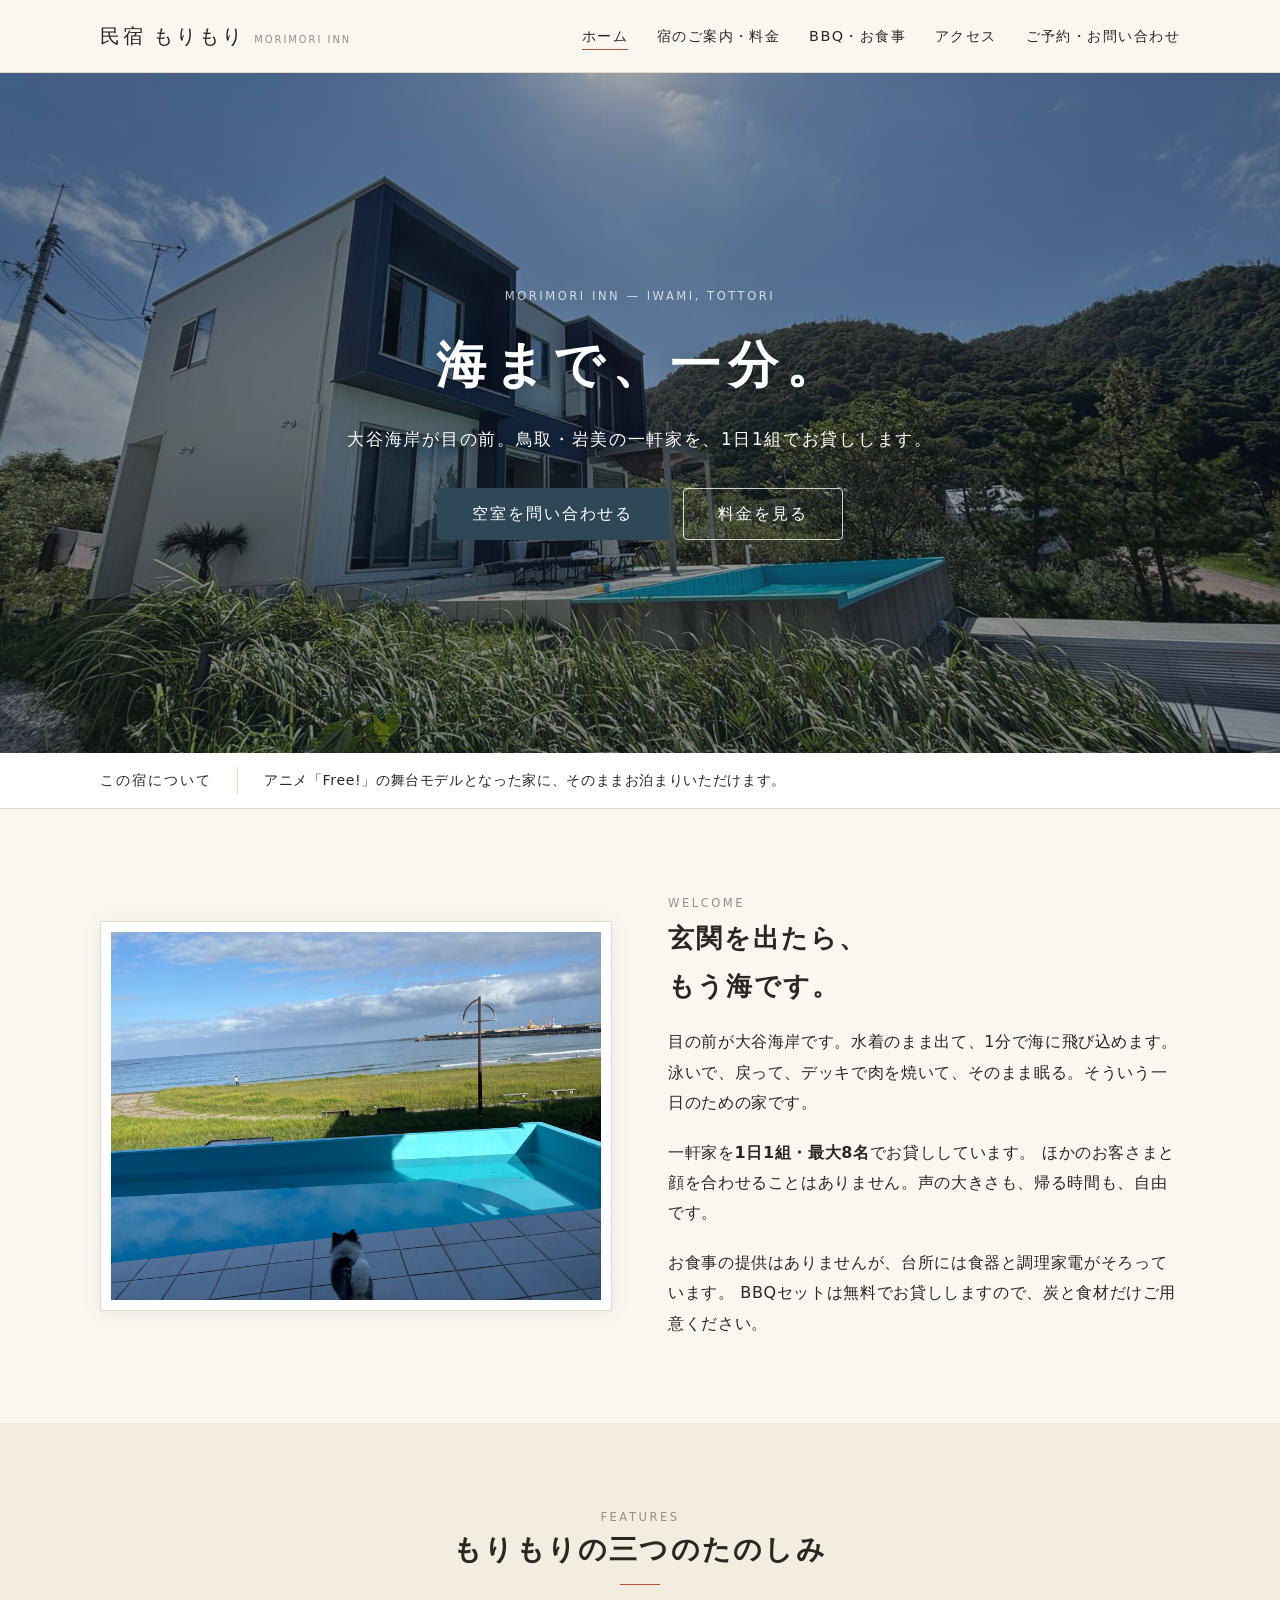
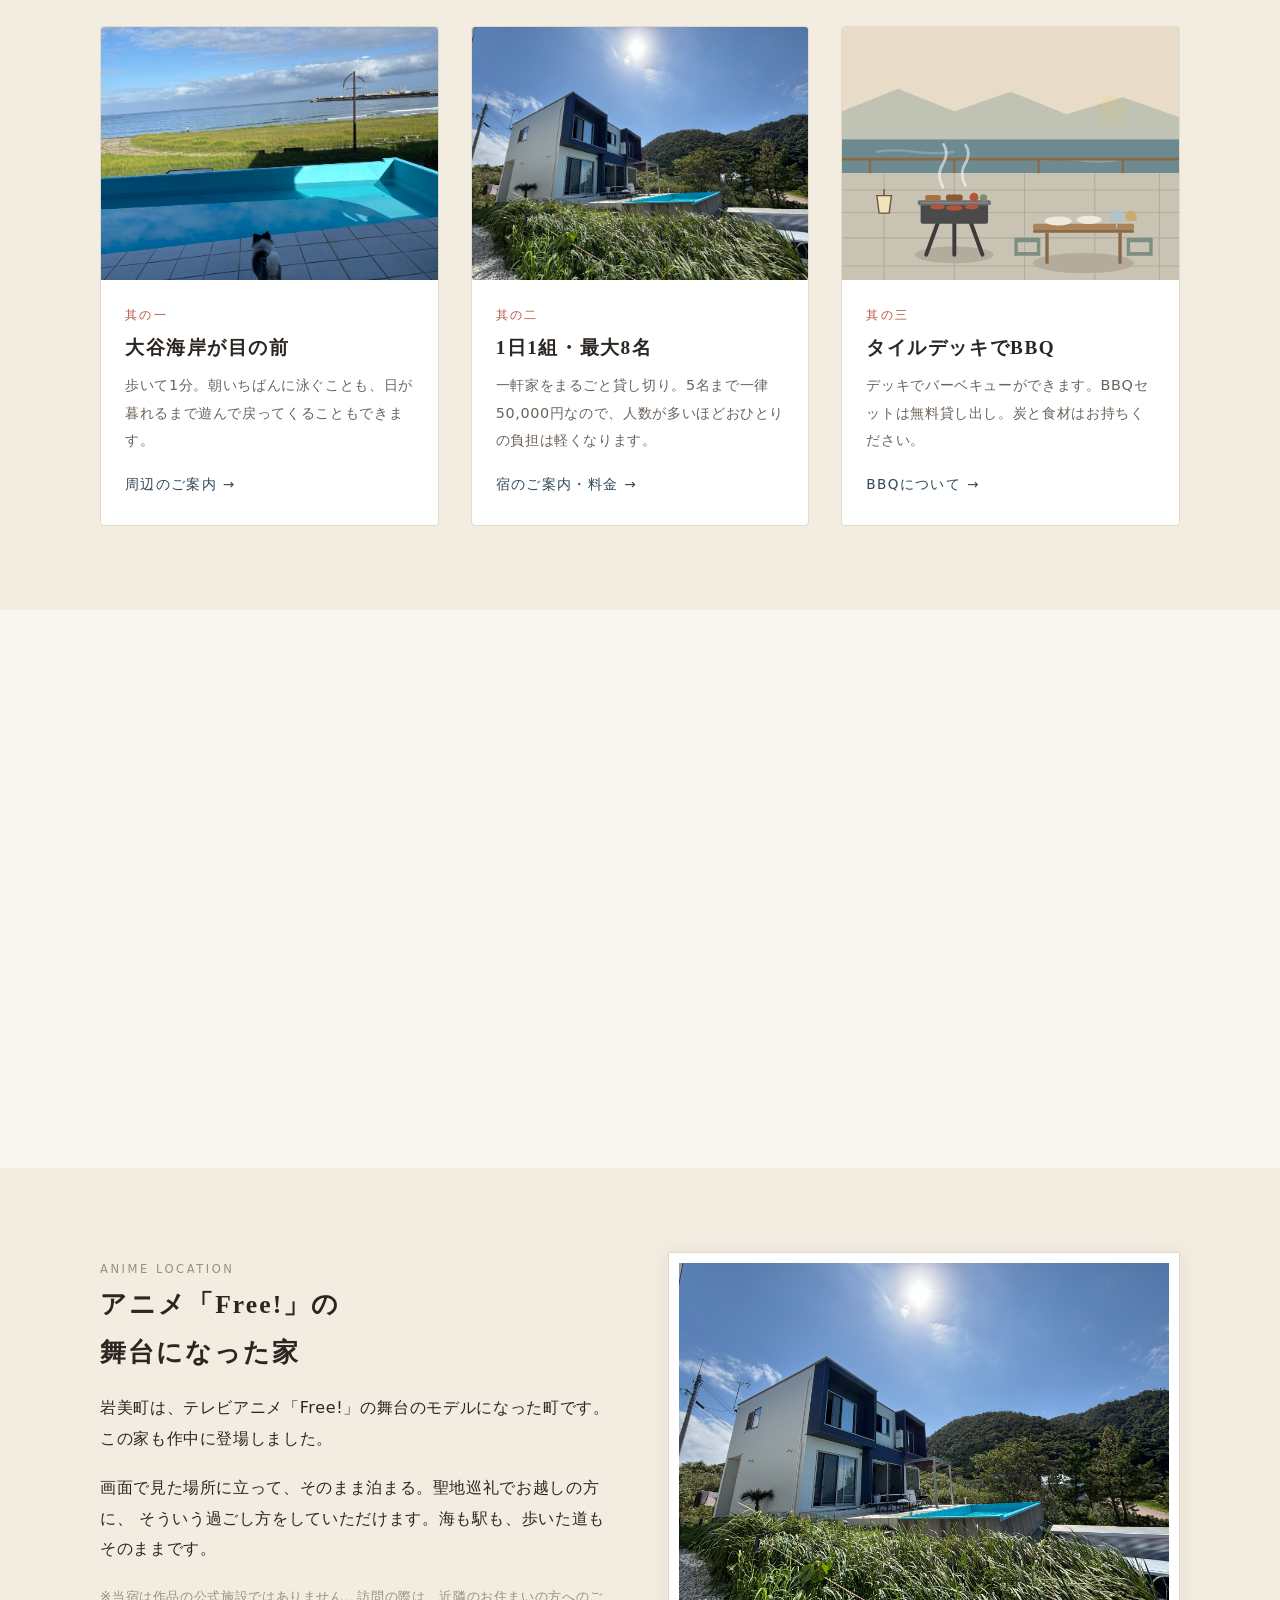
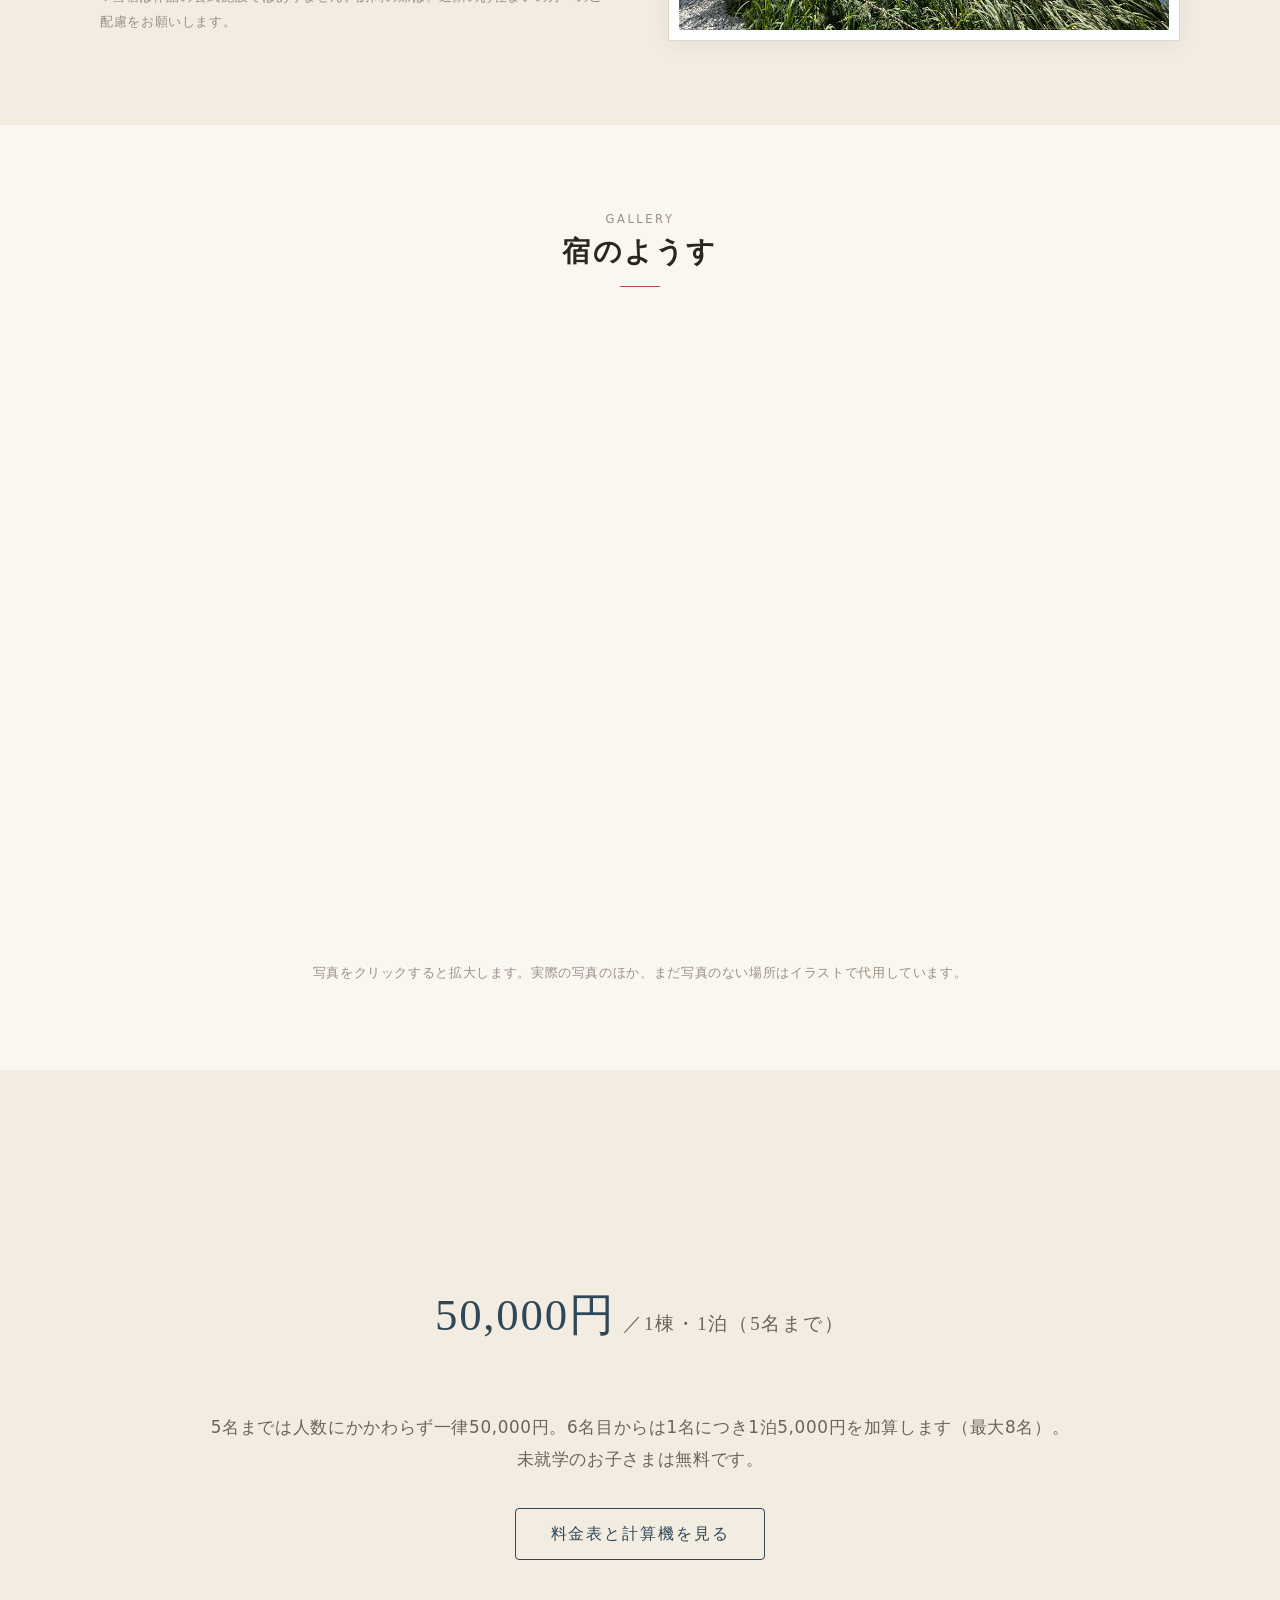
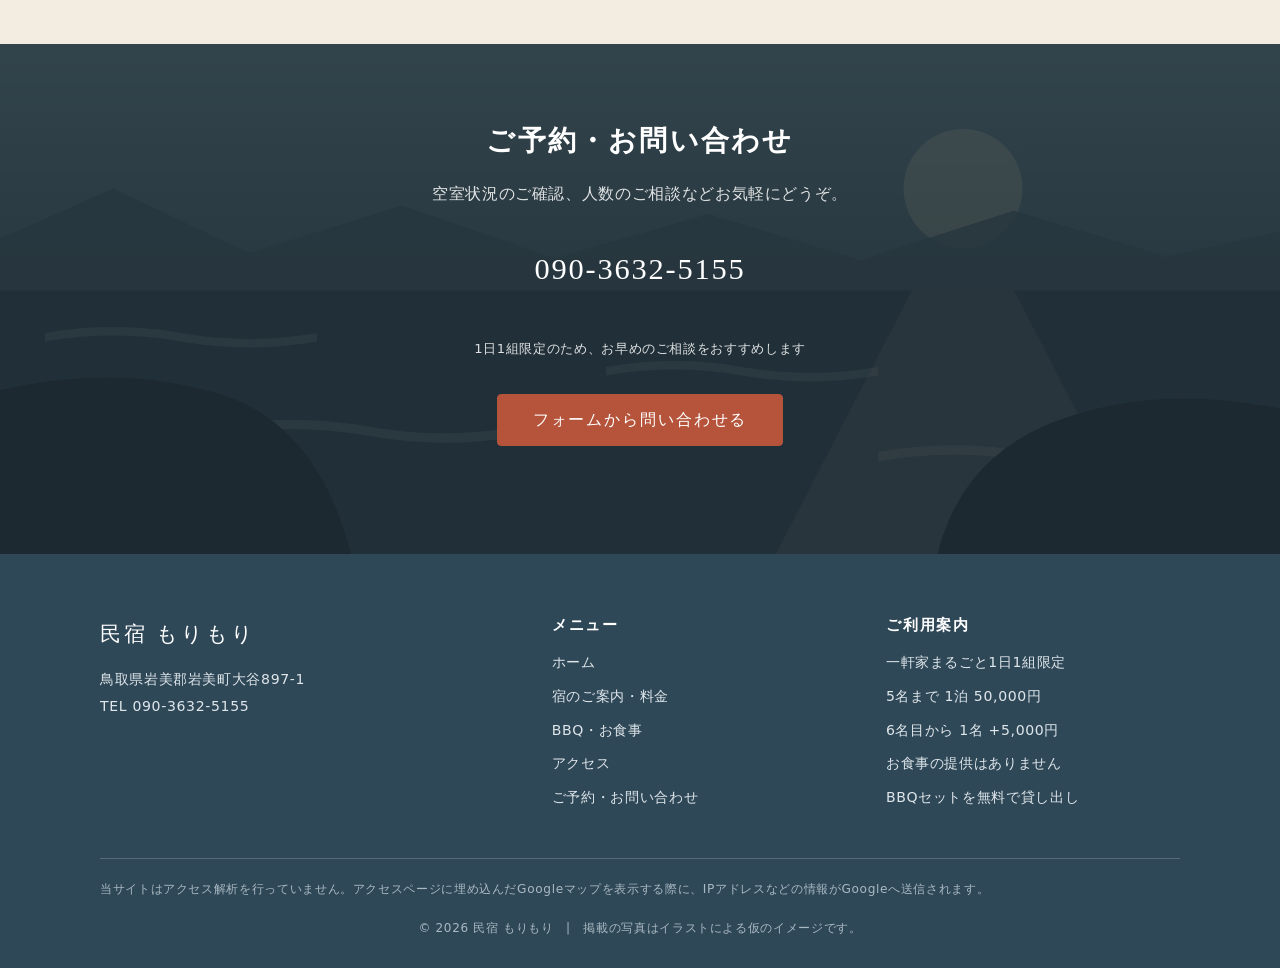
<file: index.html>
<!DOCTYPE html>
<html lang="ja">
<head>
<meta charset="UTF-8">
<meta name="viewport" content="width=device-width, initial-scale=1">
<!-- 公開準備中：検索エンジンに載せない設定です。正式公開のときにこの1行を消してください -->
<meta name="robots" content="noindex, nofollow">
<title>民宿 もりもり｜大谷海岸が目の前、鳥取・岩美の一軒家貸し切り</title>
<meta name="description" content="海まで徒歩1分。鳥取県岩美町大谷の一軒家を1日1組・最大8名で貸し切り。5名まで1泊50,000円、タイルデッキでBBQ。アニメ「Free!」の舞台モデルになった家です。">
<meta property="og:title" content="民宿 もりもり｜大谷海岸が目の前、鳥取・岩美の一軒家貸し切り">
<meta property="og:description" content="海まで徒歩1分。鳥取県岩美町大谷の一軒家を1日1組・最大8名で貸し切り。5名まで1泊50,000円、タイルデッキでBBQ。アニメ「Free!」の舞台モデルになった家です。">
<meta property="og:type" content="website">
<meta property="og:image" content="images/photo-exterior.jpg">
<link rel="icon" type="image/svg+xml" href="images/favicon.svg">
<link rel="stylesheet" href="css/style.css">
<script src="js/main.js" defer></script>
</head>
<body>
<a class="skip-link" href="#main">本文へスキップ</a>

<header class="header">
  <div class="container header__inner">
    <a class="logo" href="index.html">
      民宿 もりもり
      <span class="logo__sub">MORIMORI INN</span>
    </a>

    <button class="nav-toggle" type="button" aria-expanded="false" aria-controls="global-nav">
      <span></span><span></span><span></span>
      <span class="visually-hidden">メニューを開く</span>
    </button>

    <nav class="nav" id="global-nav" aria-label="メインメニュー">
      <ul class="nav__list">
        <li><a href="index.html" aria-current="page">ホーム</a></li>
        <li><a href="house.html">宿のご案内・料金</a></li>
        <li><a href="bbq.html">BBQ・お食事</a></li>
        <li><a href="access.html">アクセス</a></li>
        <li><a href="contact.html">ご予約・お問い合わせ</a></li>
      </ul>
    </nav>
  </div>
</header>

<main id="main">

<section class="hero">
  <img class="hero__bg" src="images/photo-exterior-hero.jpg" alt="">
  <div class="hero__overlay"></div>
  <div class="hero__body">
    <span class="en">Morimori Inn &mdash; Iwami, Tottori</span>
    <h1 class="hero__title">海まで、一分。</h1>
    <p class="hero__lead">大谷海岸が目の前。鳥取・岩美の一軒家を、1日1組でお貸しします。</p>
    <div class="hero__actions">
      <a class="btn" href="contact.html">空室を問い合わせる</a>
      <a class="btn btn--ghost" href="house.html">料金を見る</a>
    </div>
  </div>
</section>

<div class="topics">
  <div class="container topics__inner">
    <span class="topics__label">この宿について</span>
    <ul class="topics__list">
      <li>アニメ「Free!」の舞台モデルとなった家に、そのままお泊まりいただけます。</li>
    </ul>
  </div>
</div>

<section class="section">
  <div class="container">
    <div class="greeting__grid">
      <div class="frame reveal">
        <img src="images/photo-sea.jpg" alt="デッキから見た大谷海岸。芝地の先がすぐ砂浜です" width="1800" height="1350">
      </div>
      <div class="greeting__body reveal">
        <span class="en">Welcome</span>
        <h2>玄関を出たら、<br>もう海です。</h2>
        <p>
          目の前が大谷海岸です。水着のまま出て、1分で海に飛び込めます。
          泳いで、戻って、デッキで肉を焼いて、そのまま眠る。そういう一日のための家です。
        </p>
        <p>
          一軒家を<strong>1日1組・最大8名</strong>でお貸ししています。
          ほかのお客さまと顔を合わせることはありません。声の大きさも、帰る時間も、自由です。
        </p>
        <p>
          お食事の提供はありませんが、台所には食器と調理家電がそろっています。
          BBQセットは無料でお貸ししますので、炭と食材だけご用意ください。
        </p>
      </div>
    </div>
  </div>
</section>

<section class="section section--tint">
  <div class="container">
    <div class="section-title reveal">
      <span class="en">Features</span>
      <h2>もりもりの三つのたのしみ</h2>
    </div>

    <div class="features">
      <article class="feature reveal">
        <img src="images/photo-sea-sm.jpg" alt="デッキから見た大谷海岸" width="900" height="675">
        <div class="feature__body">
          <span class="feature__no">其の一</span>
          <h3>大谷海岸が目の前</h3>
          <p>歩いて1分。朝いちばんに泳ぐことも、日が暮れるまで遊んで戻ってくることもできます。</p>
          <a class="more" href="access.html">周辺のご案内</a>
        </div>
      </article>

      <article class="feature reveal">
        <img src="images/photo-exterior-sm.jpg" alt="一軒家の外観" width="900" height="675">
        <div class="feature__body">
          <span class="feature__no">其の二</span>
          <h3>1日1組・最大8名</h3>
          <p>一軒家をまるごと貸し切り。5名まで一律50,000円なので、人数が多いほどおひとりの負担は軽くなります。</p>
          <a class="more" href="house.html">宿のご案内・料金</a>
        </div>
      </article>

      <article class="feature reveal">
        <img src="images/deck-bbq.svg" alt="タイルデッキでのバーベキュー" width="1200" height="900">
        <div class="feature__body">
          <span class="feature__no">其の三</span>
          <h3>タイルデッキでBBQ</h3>
          <p>デッキでバーベキューができます。BBQセットは無料貸し出し。炭と食材はお持ちください。</p>
          <a class="more" href="bbq.html">BBQについて</a>
        </div>
      </article>
    </div>
  </div>
</section>

<section class="section">
  <div class="container">
    <div class="greeting__grid">
      <div class="greeting__body reveal">
        <span class="en">Pool</span>
        <h2>デッキのプールは、<br>連泊のお客さまへ。</h2>
        <p>
          タイルデッキにプールがあります。ご自由にお使いいただけますが、
          水を張るのに<strong>約10時間</strong>かかるため、
          <strong>2泊以上のお客さま限定</strong>とさせていただいています。
        </p>
        <p>
          到着した翌日から、たっぷり張った水で遊べます。
          午前は海、午後はプール。連泊だからできる過ごし方です。
        </p>
        <p style="font-size:.84rem;color:var(--ink-mute)">
          ※ご利用を希望される場合は、ご予約のときにお知らせください。
        </p>
      </div>
      <div class="frame reveal">
        <img src="images/photo-pool.jpg" alt="タイルデッキのプール。その先に大谷海岸が広がります" width="1800" height="1350">
      </div>
    </div>
  </div>
</section>

<section class="section section--tint">
  <div class="container">
    <div class="greeting__grid">
      <div class="greeting__body reveal">
        <span class="en">Anime Location</span>
        <h2>アニメ「Free!」の<br>舞台になった家</h2>
        <p>
          岩美町は、テレビアニメ「Free!」の舞台のモデルになった町です。
          この家も作中に登場しました。
        </p>
        <p>
          画面で見た場所に立って、そのまま泊まる。聖地巡礼でお越しの方に、
          そういう過ごし方をしていただけます。海も駅も、歩いた道もそのままです。
        </p>
        <p style="font-size:.84rem;color:var(--ink-mute)">
          ※当宿は作品の公式施設ではありません。訪問の際は、近隣のお住まいの方へのご配慮をお願いします。
        </p>
      </div>
      <div class="frame reveal">
        <img src="images/photo-exterior.jpg" alt="作中に登場した家の外観" width="1800" height="1350">
      </div>
    </div>
  </div>
</section>

<section class="section">
  <div class="container">
    <div class="section-title reveal">
      <span class="en">Gallery</span>
      <h2>宿のようす</h2>
    </div>
    <div class="gallery reveal">
      <button type="button"><img src="images/photo-exterior-sm.jpg" alt="一軒家の外観。奥に山、手前にプールとデッキ" loading="lazy"></button>
      <button type="button"><img src="images/anime-scene.jpg" alt="アニメ「Free!」に登場した場面" loading="lazy"></button>
      <button type="button"><img src="images/photo-pool-sm.jpg" alt="タイルデッキのプールと、その先に広がる大谷海岸" loading="lazy"></button>
      <button type="button"><img src="images/photo-sea-sm.jpg" alt="デッキから見た大谷海岸と沖の防波堤" loading="lazy"></button>
      <button type="button"><img src="images/beach.svg" alt="海までの道のりのイメージ" loading="lazy"></button>
      <button type="button"><img src="images/deck-bbq.svg" alt="タイルデッキでのバーベキュー（イメージ）" loading="lazy"></button>
      <button type="button"><img src="images/grill.svg" alt="貸し出しているBBQコンロ（イメージ）" loading="lazy"></button>
      <button type="button"><img src="images/kitchen.svg" alt="台所の調理家電と食器（イメージ）" loading="lazy"></button>
      <button type="button"><img src="images/map.svg" alt="周辺の地図" loading="lazy"></button>
    </div>
    <p style="text-align:center;margin-top:1.2rem;font-size:.82rem;color:var(--ink-mute)">
      写真をクリックすると拡大します。実際の写真のほか、まだ写真のない場所はイラストで代用しています。
    </p>
  </div>
</section>

<section class="section section--tint">
  <div class="container">
    <div class="section-title reveal">
      <span class="en">Price</span>
      <h2>ご宿泊料金</h2>
    </div>
    <div class="price-highlight reveal">
      <p class="amount">50,000円<small>／1棟・1泊（5名まで）</small></p>
      <p class="lead">
        5名までは人数にかかわらず一律50,000円。6名目からは1名につき1泊5,000円を加算します（最大8名）。<br>
        未就学のお子さまは無料です。
      </p>
      <p style="margin-top:2rem"><a class="btn btn--ghost" href="house.html#price">料金表と計算機を見る</a></p>
    </div>
  </div>
</section>

<section class="cta">
  <img class="cta__bg" src="images/coast.svg" alt="">
  <div class="cta__overlay"></div>
  <div class="container cta__body">
    <h2>ご予約・お問い合わせ</h2>
    <p>空室状況のご確認、人数のご相談などお気軽にどうぞ。</p>
    <p><a class="cta__tel" href="tel:09036325155">090-3632-5155</a></p>
    <p class="cta__hours">1日1組限定のため、お早めのご相談をおすすめします</p>
    <p style="margin-top:1.6rem"><a class="btn btn--kaki" href="contact.html">フォームから問い合わせる</a></p>
  </div>
</section>

<script type="application/ld+json">
{
  "@context": "https://schema.org",
  "@type": "LodgingBusiness",
  "name": "民宿 もりもり",
  "description": "大谷海岸まで徒歩1分。鳥取県岩美町大谷の一軒家を1日1組・最大8名で貸し切りにできる宿。タイルデッキでBBQが楽しめます。",
  "telephone": "+81-90-3632-5155",
  "address": {
    "@type": "PostalAddress",
    "addressRegion": "鳥取県",
    "addressLocality": "岩美郡岩美町",
    "streetAddress": "大谷897-1",
    "addressCountry": "JP"
  },
  "numberOfRooms": 1,
  "checkinTime": "15:00",
  "checkoutTime": "10:00",
  "priceRange": "¥50,000〜¥65,000"
}
</script>
</main>

<footer class="footer">
  <div class="container">
    <div class="footer__grid">
      <div>
        <p class="footer__logo">民宿 もりもり</p>
        <p>
          鳥取県岩美郡岩美町大谷897-1<br>
          TEL <a href="tel:09036325155">090-3632-5155</a>
        </p>
      </div>
      <div>
        <h3>メニュー</h3>
        <ul>
          <li><a href="index.html">ホーム</a></li>
          <li><a href="house.html">宿のご案内・料金</a></li>
          <li><a href="bbq.html">BBQ・お食事</a></li>
          <li><a href="access.html">アクセス</a></li>
          <li><a href="contact.html">ご予約・お問い合わせ</a></li>
        </ul>
      </div>
      <div>
        <h3>ご利用案内</h3>
        <ul>
          <li>一軒家まるごと1日1組限定</li>
          <li>5名まで 1泊 50,000円</li>
          <li>6名目から 1名 +5,000円</li>
          <li>お食事の提供はありません</li>
          <li>BBQセットを無料で貸し出し</li>
        </ul>
      </div>
    </div>
    <p class="footer__policy">
      当サイトはアクセス解析を行っていません。アクセスページに埋め込んだGoogleマップを表示する際に、IPアドレスなどの情報がGoogleへ送信されます。
    </p>
    <p class="footer__copy">
      &copy; <span id="year">2026</span> 民宿 もりもり　|　掲載の写真はイラストによる仮のイメージです。
    </p>
  </div>
</footer>
</body>
</html>
</file>
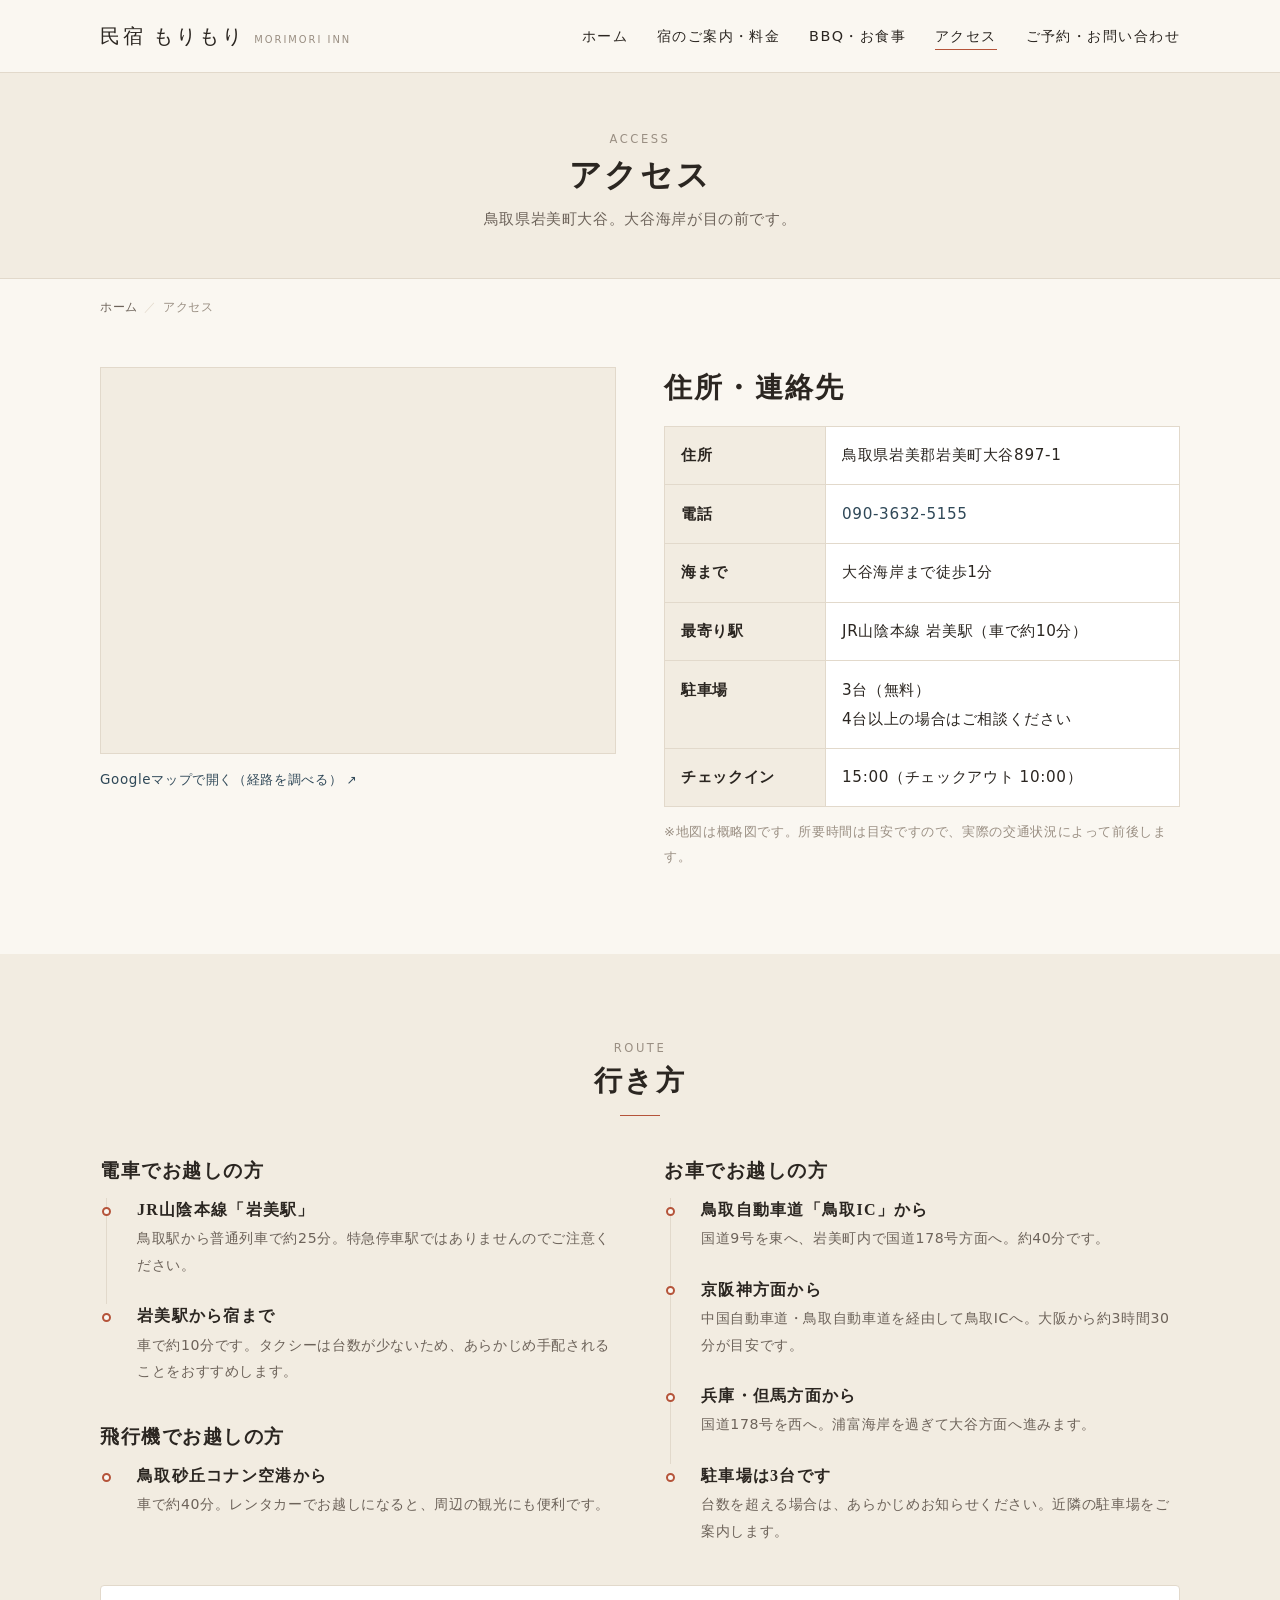
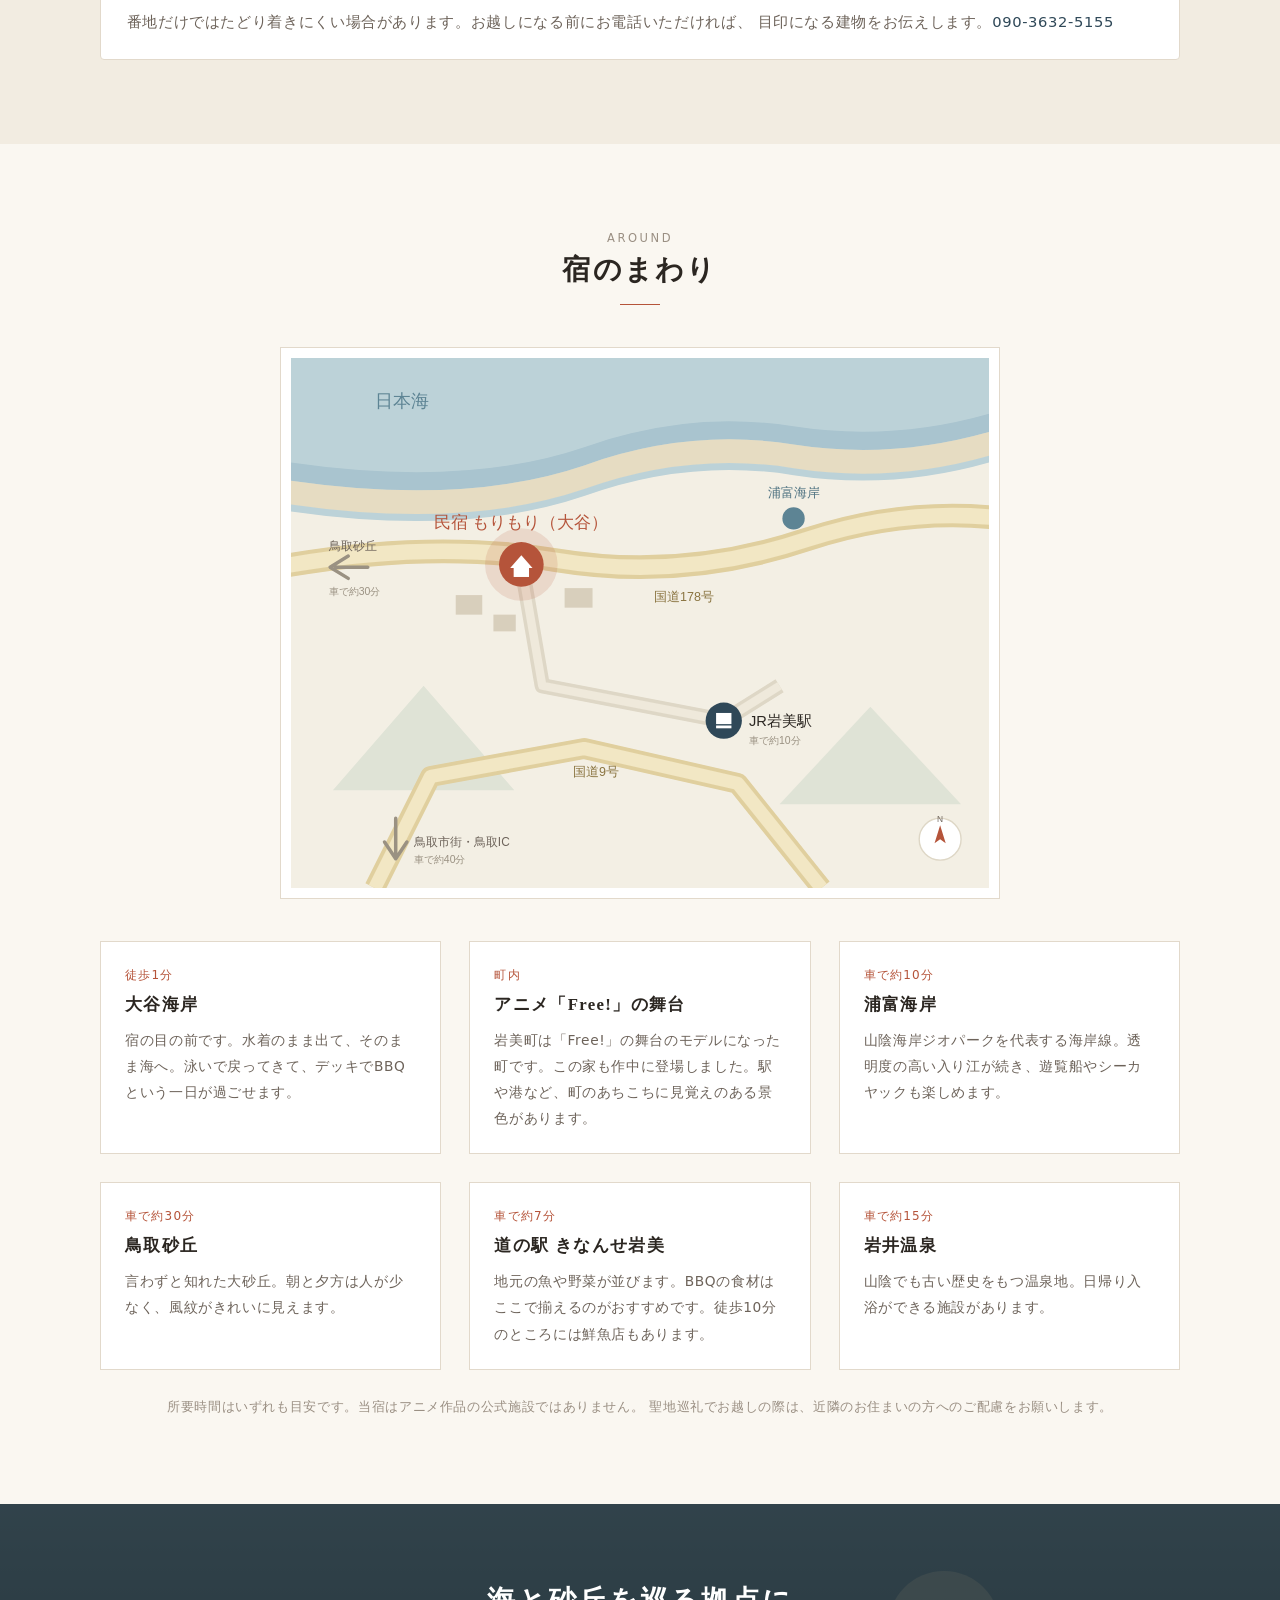
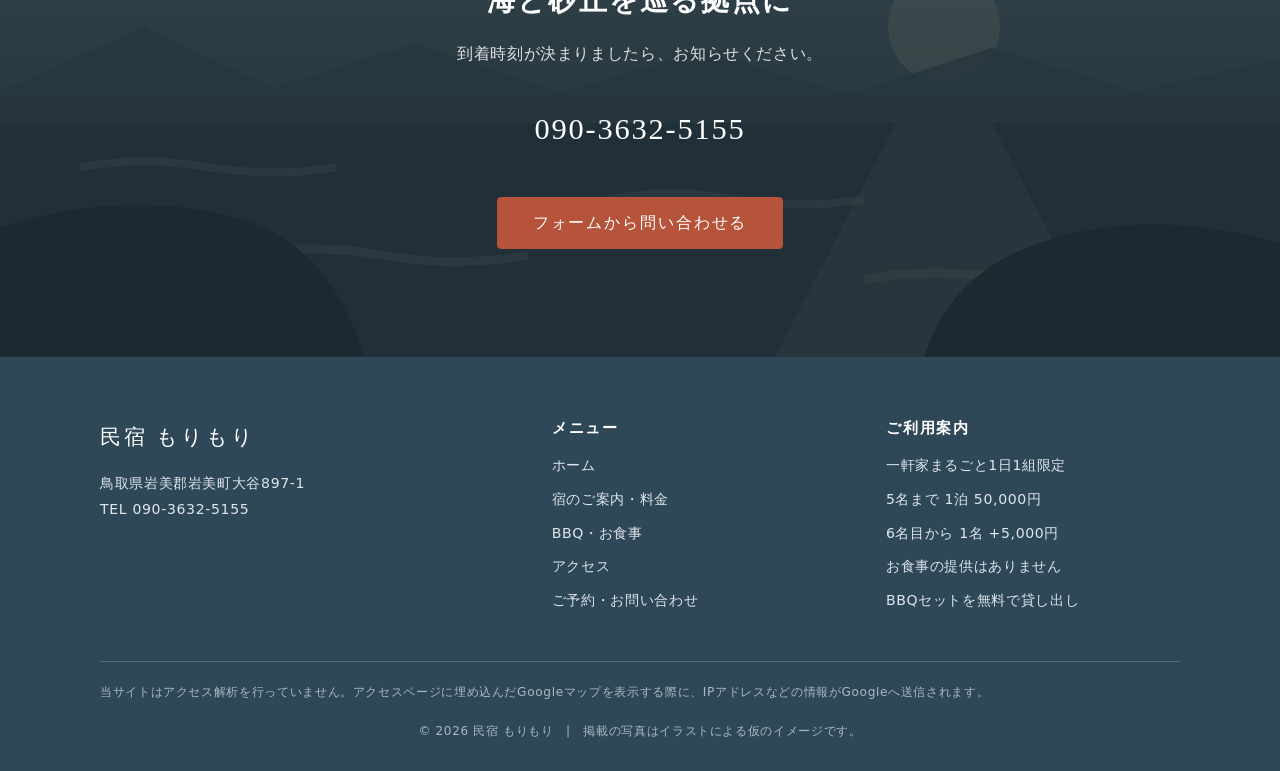
<file: access.html>
<!DOCTYPE html>
<html lang="ja">
<head>
<meta charset="UTF-8">
<meta name="viewport" content="width=device-width, initial-scale=1">
<!-- 公開準備中：検索エンジンに載せない設定です。正式公開のときにこの1行を消してください -->
<meta name="robots" content="noindex, nofollow">
<title>アクセス｜民宿 もりもり</title>
<meta name="description" content="鳥取県岩美郡岩美町大谷897-1。大谷海岸まで徒歩1分、JR岩美駅から車で約10分、駐車場3台。アニメ「Free!」の舞台となった岩美町にあります。">
<meta property="og:title" content="アクセス｜民宿 もりもり">
<meta property="og:description" content="鳥取県岩美郡岩美町大谷897-1。大谷海岸まで徒歩1分、JR岩美駅から車で約10分、駐車場3台。アニメ「Free!」の舞台となった岩美町にあります。">
<meta property="og:type" content="website">
<meta property="og:image" content="images/photo-sea.jpg">
<link rel="icon" type="image/svg+xml" href="images/favicon.svg">
<link rel="stylesheet" href="css/style.css">
<script src="js/main.js" defer></script>
</head>
<body>
<a class="skip-link" href="#main">本文へスキップ</a>

<header class="header">
  <div class="container header__inner">
    <a class="logo" href="index.html">
      民宿 もりもり
      <span class="logo__sub">MORIMORI INN</span>
    </a>

    <button class="nav-toggle" type="button" aria-expanded="false" aria-controls="global-nav">
      <span></span><span></span><span></span>
      <span class="visually-hidden">メニューを開く</span>
    </button>

    <nav class="nav" id="global-nav" aria-label="メインメニュー">
      <ul class="nav__list">
        <li><a href="index.html">ホーム</a></li>
        <li><a href="house.html">宿のご案内・料金</a></li>
        <li><a href="bbq.html">BBQ・お食事</a></li>
        <li><a href="access.html" aria-current="page">アクセス</a></li>
        <li><a href="contact.html">ご予約・お問い合わせ</a></li>
      </ul>
    </nav>
  </div>
</header>

<main id="main">

<div class="page-head">
  <div class="container">
    <span class="en">Access</span>
    <h1>アクセス</h1>
    <p>鳥取県岩美町大谷。大谷海岸が目の前です。</p>
  </div>
</div>

<nav class="breadcrumb container" aria-label="現在地">
  <ol>
    <li><a href="index.html">ホーム</a></li>
    <li>アクセス</li>
  </ol>
</nav>

<section class="section" style="padding-top:32px">
  <div class="container">
    <div class="access-grid">
      <div class="reveal">
        <!-- Googleマップの埋め込み（APIキー不要）。
             ピンの位置を正確に合わせたいときは、Googleマップで場所を出して
             「共有」→「地図を埋め込む」で得られる iframe の src に差し替えてください。 -->
        <div class="map-embed">
          <iframe
            src="https://maps.google.com/maps?q=%E9%B3%A5%E5%8F%96%E7%9C%8C%E5%B2%A9%E7%BE%8E%E9%83%A1%E5%B2%A9%E7%BE%8E%E7%94%BA%E5%A4%A7%E8%B0%B7897-1&z=16&hl=ja&output=embed"
            title="民宿もりもりの場所（Googleマップ）"
            loading="lazy"
            referrerpolicy="no-referrer-when-downgrade"
            allowfullscreen></iframe>
        </div>
        <p class="map-note">
          <a href="https://www.google.com/maps/search/?api=1&query=%E9%B3%A5%E5%8F%96%E7%9C%8C%E5%B2%A9%E7%BE%8E%E9%83%A1%E5%B2%A9%E7%BE%8E%E7%94%BA%E5%A4%A7%E8%B0%B7897-1" target="_blank" rel="noopener">Googleマップで開く（経路を調べる）</a>
        </p>
      </div>
      <div class="reveal">
        <h2>住所・連絡先</h2>
        <div class="table-wrap">
          <table class="table">
            <tbody>
              <tr><th scope="row">住所</th><td>鳥取県岩美郡岩美町大谷897-1</td></tr>
              <tr><th scope="row">電話</th><td><a href="tel:09036325155">090-3632-5155</a></td></tr>
              <tr><th scope="row">海まで</th><td>大谷海岸まで徒歩1分</td></tr>
              <tr><th scope="row">最寄り駅</th><td>JR山陰本線 岩美駅（車で約10分）</td></tr>
              <tr><th scope="row">駐車場</th><td>3台（無料）<br>4台以上の場合はご相談ください</td></tr>
              <tr><th scope="row">チェックイン</th><td>15:00（チェックアウト 10:00）</td></tr>
            </tbody>
          </table>
        </div>
        <p style="font-size:.82rem;color:var(--ink-mute);margin-top:.8rem">
          ※地図は概略図です。所要時間は目安ですので、実際の交通状況によって前後します。
        </p>
      </div>
    </div>
  </div>
</section>

<section class="section section--tint">
  <div class="container">
    <div class="section-title reveal">
      <span class="en">Route</span>
      <h2>行き方</h2>
    </div>

    <div class="access-grid">
      <div class="reveal">
        <h3>電車でお越しの方</h3>
        <ul class="route">
          <li>
            <h3>JR山陰本線「岩美駅」</h3>
            <p>鳥取駅から普通列車で約25分。特急停車駅ではありませんのでご注意ください。</p>
          </li>
          <li>
            <h3>岩美駅から宿まで</h3>
            <p>車で約10分です。タクシーは台数が少ないため、あらかじめ手配されることをおすすめします。</p>
          </li>
        </ul>

        <h3 style="margin-top:2.4rem">飛行機でお越しの方</h3>
        <ul class="route">
          <li>
            <h3>鳥取砂丘コナン空港から</h3>
            <p>車で約40分。レンタカーでお越しになると、周辺の観光にも便利です。</p>
          </li>
        </ul>
      </div>

      <div class="reveal">
        <h3>お車でお越しの方</h3>
        <ul class="route">
          <li>
            <h3>鳥取自動車道「鳥取IC」から</h3>
            <p>国道9号を東へ、岩美町内で国道178号方面へ。約40分です。</p>
          </li>
          <li>
            <h3>京阪神方面から</h3>
            <p>中国自動車道・鳥取自動車道を経由して鳥取ICへ。大阪から約3時間30分が目安です。</p>
          </li>
          <li>
            <h3>兵庫・但馬方面から</h3>
            <p>国道178号を西へ。浦富海岸を過ぎて大谷方面へ進みます。</p>
          </li>
          <li>
            <h3>駐車場は3台です</h3>
            <p>台数を超える場合は、あらかじめお知らせください。近隣の駐車場をご案内します。</p>
          </li>
        </ul>
      </div>
    </div>

    <div class="note reveal" style="margin-top:40px">
      <p>
        番地だけではたどり着きにくい場合があります。お越しになる前にお電話いただければ、
        目印になる建物をお伝えします。<a href="tel:09036325155">090-3632-5155</a>
      </p>
    </div>
  </div>
</section>

<section class="section">
  <div class="container">
    <div class="section-title reveal">
      <span class="en">Around</span>
      <h2>宿のまわり</h2>
    </div>
    <div class="map-frame reveal" style="max-width:720px;margin:0 auto 2.6rem">
      <img src="images/map.svg" alt="民宿もりもり周辺の概略地図。北に日本海、東に浦富海岸、南にJR岩美駅、西に鳥取砂丘方面があります。" width="1000" height="760">
    </div>

    <div class="spot-grid reveal">
      <article class="spot">
        <span class="spot__dist">徒歩1分</span>
        <h3>大谷海岸</h3>
        <p>宿の目の前です。水着のまま出て、そのまま海へ。泳いで戻ってきて、デッキでBBQという一日が過ごせます。</p>
      </article>
      <article class="spot">
        <span class="spot__dist">町内</span>
        <h3>アニメ「Free!」の舞台</h3>
        <p>岩美町は「Free!」の舞台のモデルになった町です。この家も作中に登場しました。駅や港など、町のあちこちに見覚えのある景色があります。</p>
      </article>
      <article class="spot">
        <span class="spot__dist">車で約10分</span>
        <h3>浦富海岸</h3>
        <p>山陰海岸ジオパークを代表する海岸線。透明度の高い入り江が続き、遊覧船やシーカヤックも楽しめます。</p>
      </article>
      <article class="spot">
        <span class="spot__dist">車で約30分</span>
        <h3>鳥取砂丘</h3>
        <p>言わずと知れた大砂丘。朝と夕方は人が少なく、風紋がきれいに見えます。</p>
      </article>
      <article class="spot">
        <span class="spot__dist">車で約7分</span>
        <h3>道の駅 きなんせ岩美</h3>
        <p>地元の魚や野菜が並びます。BBQの食材はここで揃えるのがおすすめです。徒歩10分のところには鮮魚店もあります。</p>
      </article>
      <article class="spot">
        <span class="spot__dist">車で約15分</span>
        <h3>岩井温泉</h3>
        <p>山陰でも古い歴史をもつ温泉地。日帰り入浴ができる施設があります。</p>
      </article>
    </div>
    <p style="text-align:center;margin-top:1.6rem;font-size:.82rem;color:var(--ink-mute)">
      所要時間はいずれも目安です。当宿はアニメ作品の公式施設ではありません。
      聖地巡礼でお越しの際は、近隣のお住まいの方へのご配慮をお願いします。
    </p>
  </div>
</section>

<section class="cta">
  <img class="cta__bg" src="images/coast.svg" alt="">
  <div class="cta__overlay"></div>
  <div class="container cta__body">
    <h2>海と砂丘を巡る拠点に</h2>
    <p>到着時刻が決まりましたら、お知らせください。</p>
    <p><a class="cta__tel" href="tel:09036325155">090-3632-5155</a></p>
    <p style="margin-top:1.6rem"><a class="btn btn--kaki" href="contact.html">フォームから問い合わせる</a></p>
  </div>
</section>
</main>

<footer class="footer">
  <div class="container">
    <div class="footer__grid">
      <div>
        <p class="footer__logo">民宿 もりもり</p>
        <p>
          鳥取県岩美郡岩美町大谷897-1<br>
          TEL <a href="tel:09036325155">090-3632-5155</a>
        </p>
      </div>
      <div>
        <h3>メニュー</h3>
        <ul>
          <li><a href="index.html">ホーム</a></li>
          <li><a href="house.html">宿のご案内・料金</a></li>
          <li><a href="bbq.html">BBQ・お食事</a></li>
          <li><a href="access.html">アクセス</a></li>
          <li><a href="contact.html">ご予約・お問い合わせ</a></li>
        </ul>
      </div>
      <div>
        <h3>ご利用案内</h3>
        <ul>
          <li>一軒家まるごと1日1組限定</li>
          <li>5名まで 1泊 50,000円</li>
          <li>6名目から 1名 +5,000円</li>
          <li>お食事の提供はありません</li>
          <li>BBQセットを無料で貸し出し</li>
        </ul>
      </div>
    </div>
    <p class="footer__policy">
      当サイトはアクセス解析を行っていません。アクセスページに埋め込んだGoogleマップを表示する際に、IPアドレスなどの情報がGoogleへ送信されます。
    </p>
    <p class="footer__copy">
      &copy; <span id="year">2026</span> 民宿 もりもり　|　掲載の写真はイラストによる仮のイメージです。
    </p>
  </div>
</footer>
</body>
</html>
</file>
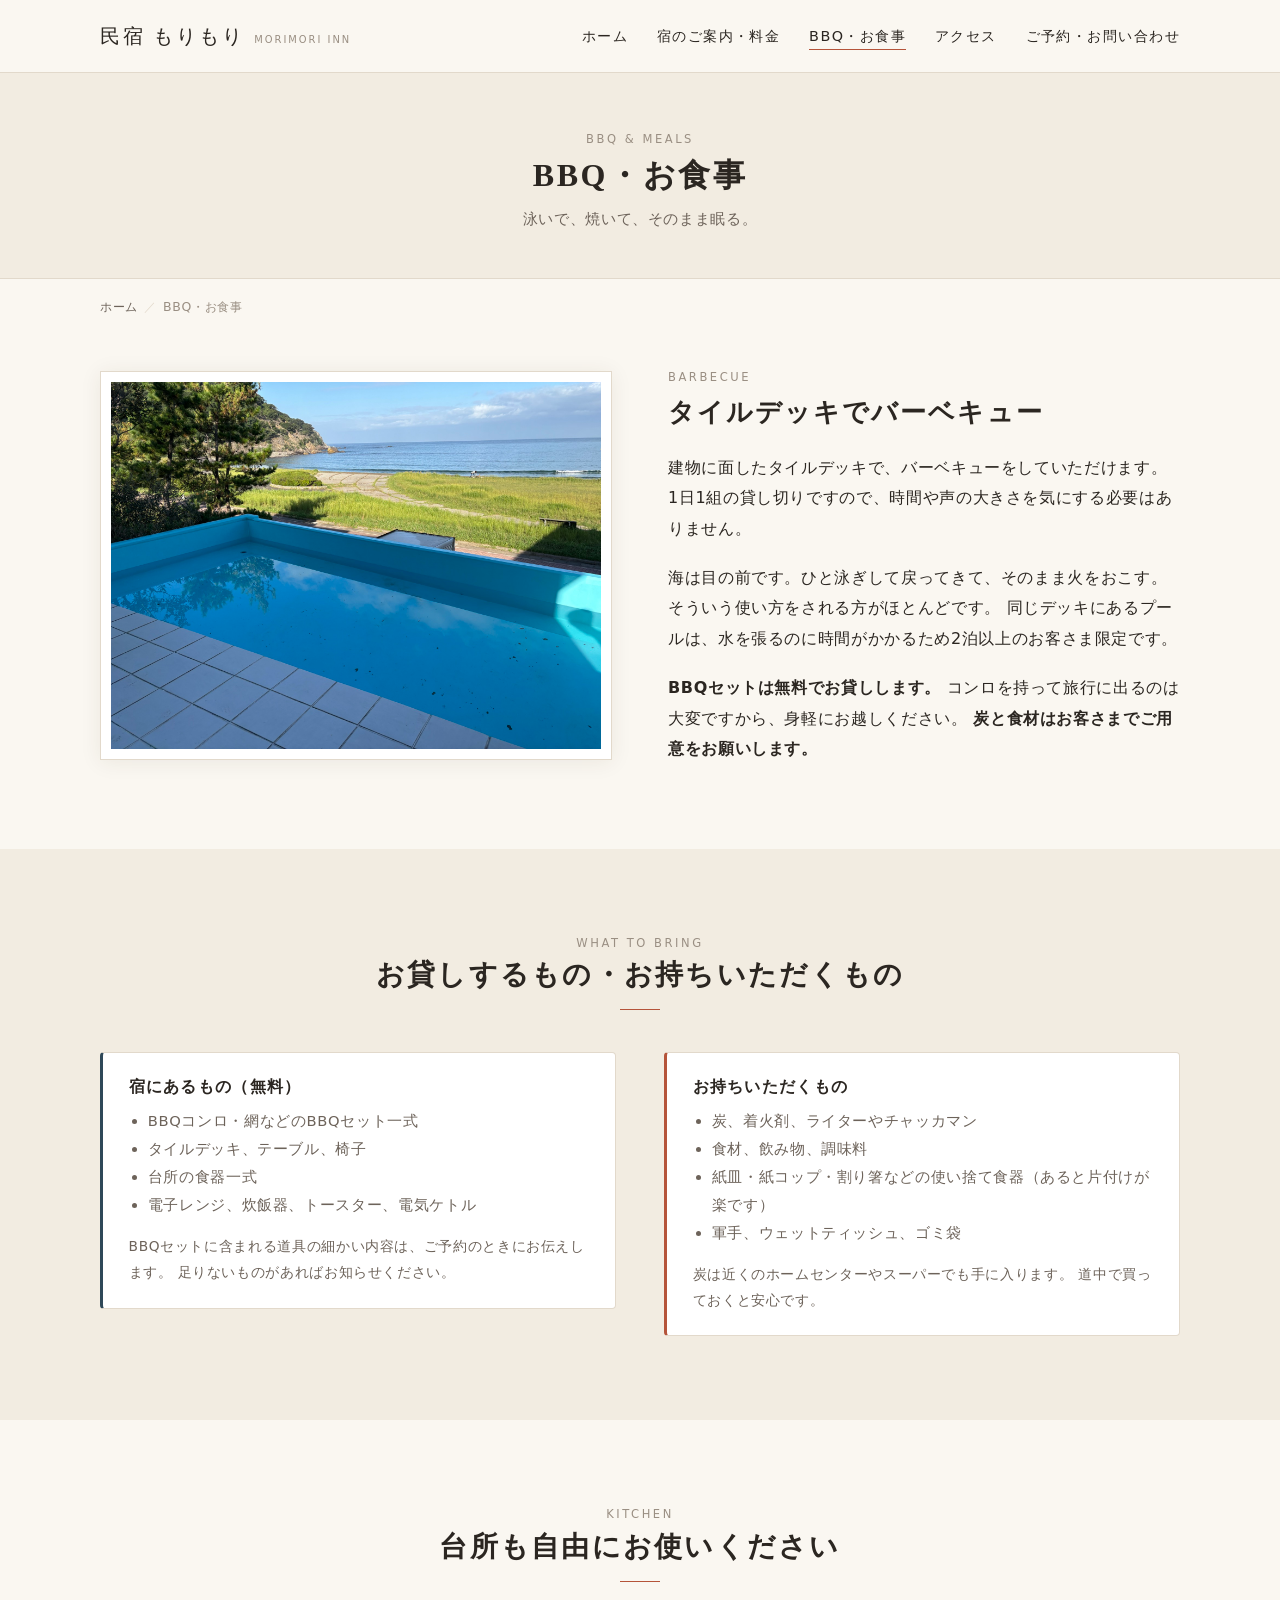
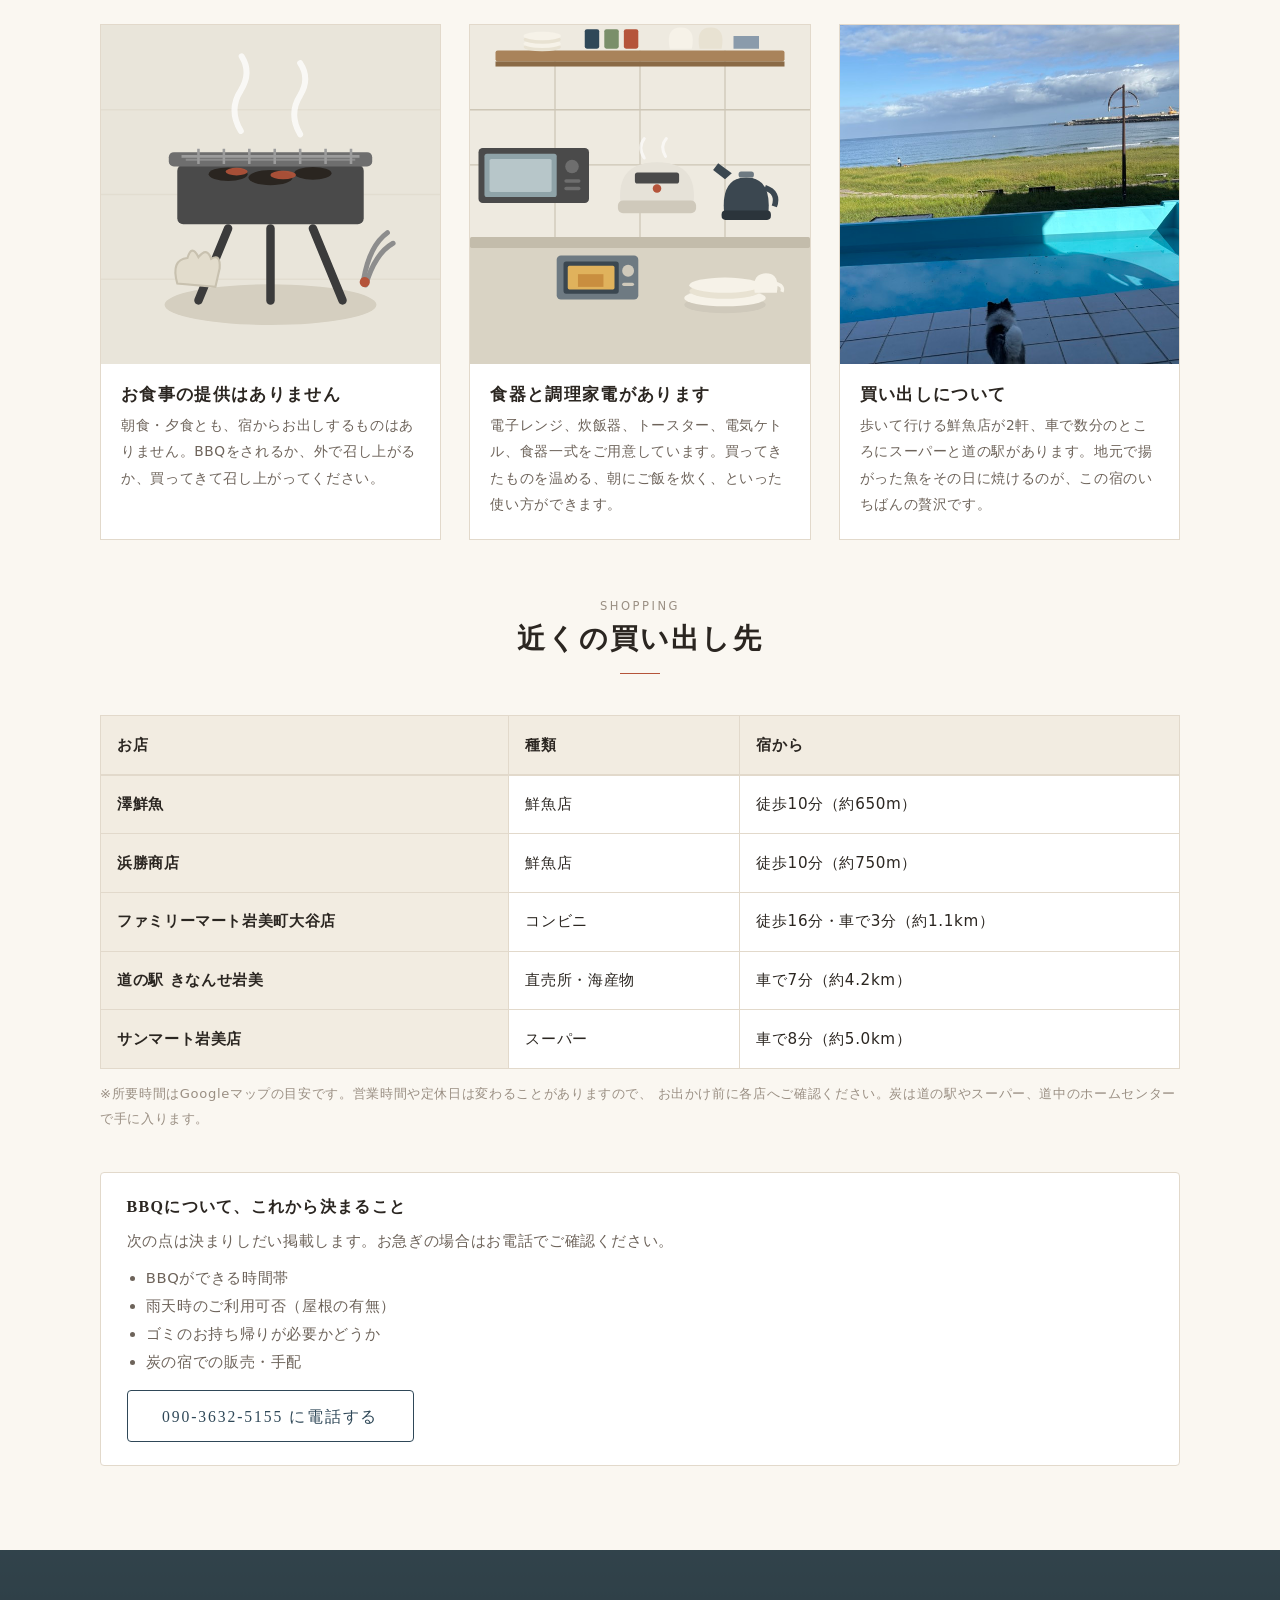
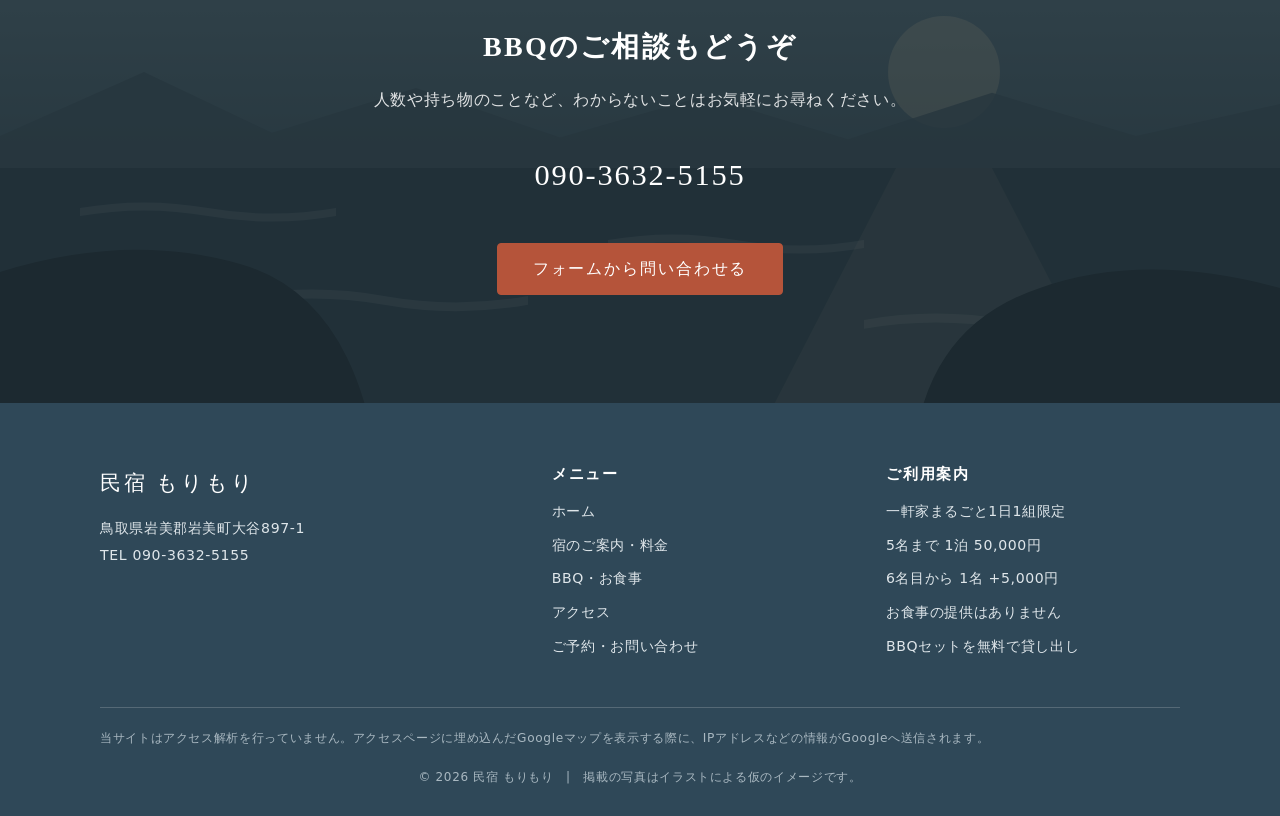
<file: bbq.html>
<!DOCTYPE html>
<html lang="ja">
<head>
<meta charset="UTF-8">
<meta name="viewport" content="width=device-width, initial-scale=1">
<!-- 公開準備中：検索エンジンに載せない設定です。正式公開のときにこの1行を消してください -->
<meta name="robots" content="noindex, nofollow">
<title>BBQ・お食事｜民宿 もりもり</title>
<meta name="description" content="タイルデッキでバーベキューができます。BBQセットは無料貸し出し、炭と食材はお持ちください。台所には食器と調理家電（電子レンジ・炊飯器・トースター・電気ケトル）があります。">
<meta property="og:title" content="BBQ・お食事｜民宿 もりもり">
<meta property="og:description" content="タイルデッキでバーベキューができます。BBQセットは無料貸し出し、炭と食材はお持ちください。台所には食器と調理家電（電子レンジ・炊飯器・トースター・電気ケトル）があります。">
<meta property="og:type" content="website">
<meta property="og:image" content="images/photo-pool.jpg">
<link rel="icon" type="image/svg+xml" href="images/favicon.svg">
<link rel="stylesheet" href="css/style.css">
<script src="js/main.js" defer></script>
</head>
<body>
<a class="skip-link" href="#main">本文へスキップ</a>

<header class="header">
  <div class="container header__inner">
    <a class="logo" href="index.html">
      民宿 もりもり
      <span class="logo__sub">MORIMORI INN</span>
    </a>

    <button class="nav-toggle" type="button" aria-expanded="false" aria-controls="global-nav">
      <span></span><span></span><span></span>
      <span class="visually-hidden">メニューを開く</span>
    </button>

    <nav class="nav" id="global-nav" aria-label="メインメニュー">
      <ul class="nav__list">
        <li><a href="index.html">ホーム</a></li>
        <li><a href="house.html">宿のご案内・料金</a></li>
        <li><a href="bbq.html" aria-current="page">BBQ・お食事</a></li>
        <li><a href="access.html">アクセス</a></li>
        <li><a href="contact.html">ご予約・お問い合わせ</a></li>
      </ul>
    </nav>
  </div>
</header>

<main id="main">

<div class="page-head">
  <div class="container">
    <span class="en">BBQ &amp; Meals</span>
    <h1>BBQ・お食事</h1>
    <p>泳いで、焼いて、そのまま眠る。</p>
  </div>
</div>

<nav class="breadcrumb container" aria-label="現在地">
  <ol>
    <li><a href="index.html">ホーム</a></li>
    <li>BBQ・お食事</li>
  </ol>
</nav>

<section class="section" style="padding-top:32px">
  <div class="container">
    <div class="greeting__grid">
      <div class="frame reveal">
        <img src="images/photo-pool.jpg" alt="BBQをするタイルデッキ。プールの先に大谷海岸が広がります" width="1800" height="1350">
      </div>
      <div class="greeting__body reveal">
        <span class="en">Barbecue</span>
        <h2>タイルデッキでバーベキュー</h2>
        <p>
          建物に面したタイルデッキで、バーベキューをしていただけます。
          1日1組の貸し切りですので、時間や声の大きさを気にする必要はありません。
        </p>
        <p>
          海は目の前です。ひと泳ぎして戻ってきて、そのまま火をおこす。
          そういう使い方をされる方がほとんどです。
          同じデッキにあるプールは、水を張るのに時間がかかるため2泊以上のお客さま限定です。
        </p>
        <p>
          <strong>BBQセットは無料でお貸しします。</strong>
          コンロを持って旅行に出るのは大変ですから、身軽にお越しください。
          <strong>炭と食材はお客さまでご用意をお願いします。</strong>
        </p>
      </div>
    </div>
  </div>
</section>

<section class="section section--tint">
  <div class="container">
    <div class="section-title reveal">
      <span class="en">What to bring</span>
      <h2>お貸しするもの・お持ちいただくもの</h2>
    </div>

    <div class="access-grid">
      <div class="reveal">
        <div class="note" style="border-left:3px solid var(--accent)">
          <h3>宿にあるもの（無料）</h3>
          <ul>
            <li>BBQコンロ・網などのBBQセット一式</li>
            <li>タイルデッキ、テーブル、椅子</li>
            <li>台所の食器一式</li>
            <li>電子レンジ、炊飯器、トースター、電気ケトル</li>
          </ul>
          <p style="margin-top:1em;font-size:.86rem">
            BBQセットに含まれる道具の細かい内容は、ご予約のときにお伝えします。
            足りないものがあればお知らせください。
          </p>
        </div>
      </div>
      <div class="reveal">
        <div class="note" style="border-left:3px solid var(--kaki)">
          <h3>お持ちいただくもの</h3>
          <ul>
            <li>炭、着火剤、ライターやチャッカマン</li>
            <li>食材、飲み物、調味料</li>
            <li>紙皿・紙コップ・割り箸などの使い捨て食器（あると片付けが楽です）</li>
            <li>軍手、ウェットティッシュ、ゴミ袋</li>
          </ul>
          <p style="margin-top:1em;font-size:.86rem">
            炭は近くのホームセンターやスーパーでも手に入ります。
            道中で買っておくと安心です。
          </p>
        </div>
      </div>
    </div>
  </div>
</section>

<section class="section">
  <div class="container">
    <div class="section-title reveal">
      <span class="en">Kitchen</span>
      <h2>台所も自由にお使いください</h2>
    </div>

    <div class="dish-grid reveal">
      <article class="dish">
        <img src="images/grill.svg" alt="BBQコンロと網" loading="lazy">
        <div class="dish__body">
          <h3>お食事の提供はありません</h3>
          <p>朝食・夕食とも、宿からお出しするものはありません。BBQをされるか、外で召し上がるか、買ってきて召し上がってください。</p>
        </div>
      </article>
      <article class="dish">
        <img src="images/kitchen.svg" alt="台所の調理家電と食器のイメージ" loading="lazy">
        <div class="dish__body">
          <h3>食器と調理家電があります</h3>
          <p>電子レンジ、炊飯器、トースター、電気ケトル、食器一式をご用意しています。買ってきたものを温める、朝にご飯を炊く、といった使い方ができます。</p>
        </div>
      </article>
      <article class="dish">
        <img src="images/photo-sea-sm.jpg" alt="デッキから見た大谷海岸" loading="lazy">
        <div class="dish__body">
          <h3>買い出しについて</h3>
          <p>歩いて行ける鮮魚店が2軒、車で数分のところにスーパーと道の駅があります。地元で揚がった魚をその日に焼けるのが、この宿のいちばんの贅沢です。</p>
        </div>
      </article>
    </div>

    <div class="reveal" style="margin-top:56px">
      <div class="section-title">
        <span class="en">Shopping</span>
        <h2>近くの買い出し先</h2>
      </div>
      <div class="table-wrap">
        <table class="table">
          <caption class="visually-hidden">宿の近くで食材や飲み物を買えるお店と、宿からの所要時間</caption>
          <thead>
            <tr>
              <th scope="col">お店</th>
              <th scope="col">種類</th>
              <th scope="col">宿から</th>
            </tr>
          </thead>
          <tbody>
            <tr><th scope="row">澤鮮魚</th><td>鮮魚店</td><td>徒歩10分（約650m）</td></tr>
            <tr><th scope="row">浜勝商店</th><td>鮮魚店</td><td>徒歩10分（約750m）</td></tr>
            <tr><th scope="row">ファミリーマート岩美町大谷店</th><td>コンビニ</td><td>徒歩16分・車で3分（約1.1km）</td></tr>
            <tr><th scope="row">道の駅 きなんせ岩美</th><td>直売所・海産物</td><td>車で7分（約4.2km）</td></tr>
            <tr><th scope="row">サンマート岩美店</th><td>スーパー</td><td>車で8分（約5.0km）</td></tr>
          </tbody>
        </table>
      </div>
      <p style="font-size:.82rem;color:var(--ink-mute);margin-top:.8rem">
        ※所要時間はGoogleマップの目安です。営業時間や定休日は変わることがありますので、
        お出かけ前に各店へご確認ください。炭は道の駅やスーパー、道中のホームセンターで手に入ります。
      </p>
    </div>

    <div class="note reveal" style="margin-top:40px">
      <h3>BBQについて、これから決まること</h3>
      <p style="margin-bottom:.6em">次の点は決まりしだい掲載します。お急ぎの場合はお電話でご確認ください。</p>
      <ul>
        <li>BBQができる時間帯</li>
        <li>雨天時のご利用可否（屋根の有無）</li>
        <li>ゴミのお持ち帰りが必要かどうか</li>
        <li>炭の宿での販売・手配</li>
      </ul>
      <p style="margin-top:1em"><a class="btn btn--ghost" href="tel:09036325155">090-3632-5155 に電話する</a></p>
    </div>
  </div>
</section>

<section class="cta">
  <img class="cta__bg" src="images/coast.svg" alt="">
  <div class="cta__overlay"></div>
  <div class="container cta__body">
    <h2>BBQのご相談もどうぞ</h2>
    <p>人数や持ち物のことなど、わからないことはお気軽にお尋ねください。</p>
    <p><a class="cta__tel" href="tel:09036325155">090-3632-5155</a></p>
    <p style="margin-top:1.6rem"><a class="btn btn--kaki" href="contact.html">フォームから問い合わせる</a></p>
  </div>
</section>
</main>

<footer class="footer">
  <div class="container">
    <div class="footer__grid">
      <div>
        <p class="footer__logo">民宿 もりもり</p>
        <p>
          鳥取県岩美郡岩美町大谷897-1<br>
          TEL <a href="tel:09036325155">090-3632-5155</a>
        </p>
      </div>
      <div>
        <h3>メニュー</h3>
        <ul>
          <li><a href="index.html">ホーム</a></li>
          <li><a href="house.html">宿のご案内・料金</a></li>
          <li><a href="bbq.html">BBQ・お食事</a></li>
          <li><a href="access.html">アクセス</a></li>
          <li><a href="contact.html">ご予約・お問い合わせ</a></li>
        </ul>
      </div>
      <div>
        <h3>ご利用案内</h3>
        <ul>
          <li>一軒家まるごと1日1組限定</li>
          <li>5名まで 1泊 50,000円</li>
          <li>6名目から 1名 +5,000円</li>
          <li>お食事の提供はありません</li>
          <li>BBQセットを無料で貸し出し</li>
        </ul>
      </div>
    </div>
    <p class="footer__policy">
      当サイトはアクセス解析を行っていません。アクセスページに埋め込んだGoogleマップを表示する際に、IPアドレスなどの情報がGoogleへ送信されます。
    </p>
    <p class="footer__copy">
      &copy; <span id="year">2026</span> 民宿 もりもり　|　掲載の写真はイラストによる仮のイメージです。
    </p>
  </div>
</footer>
</body>
</html>
</file>
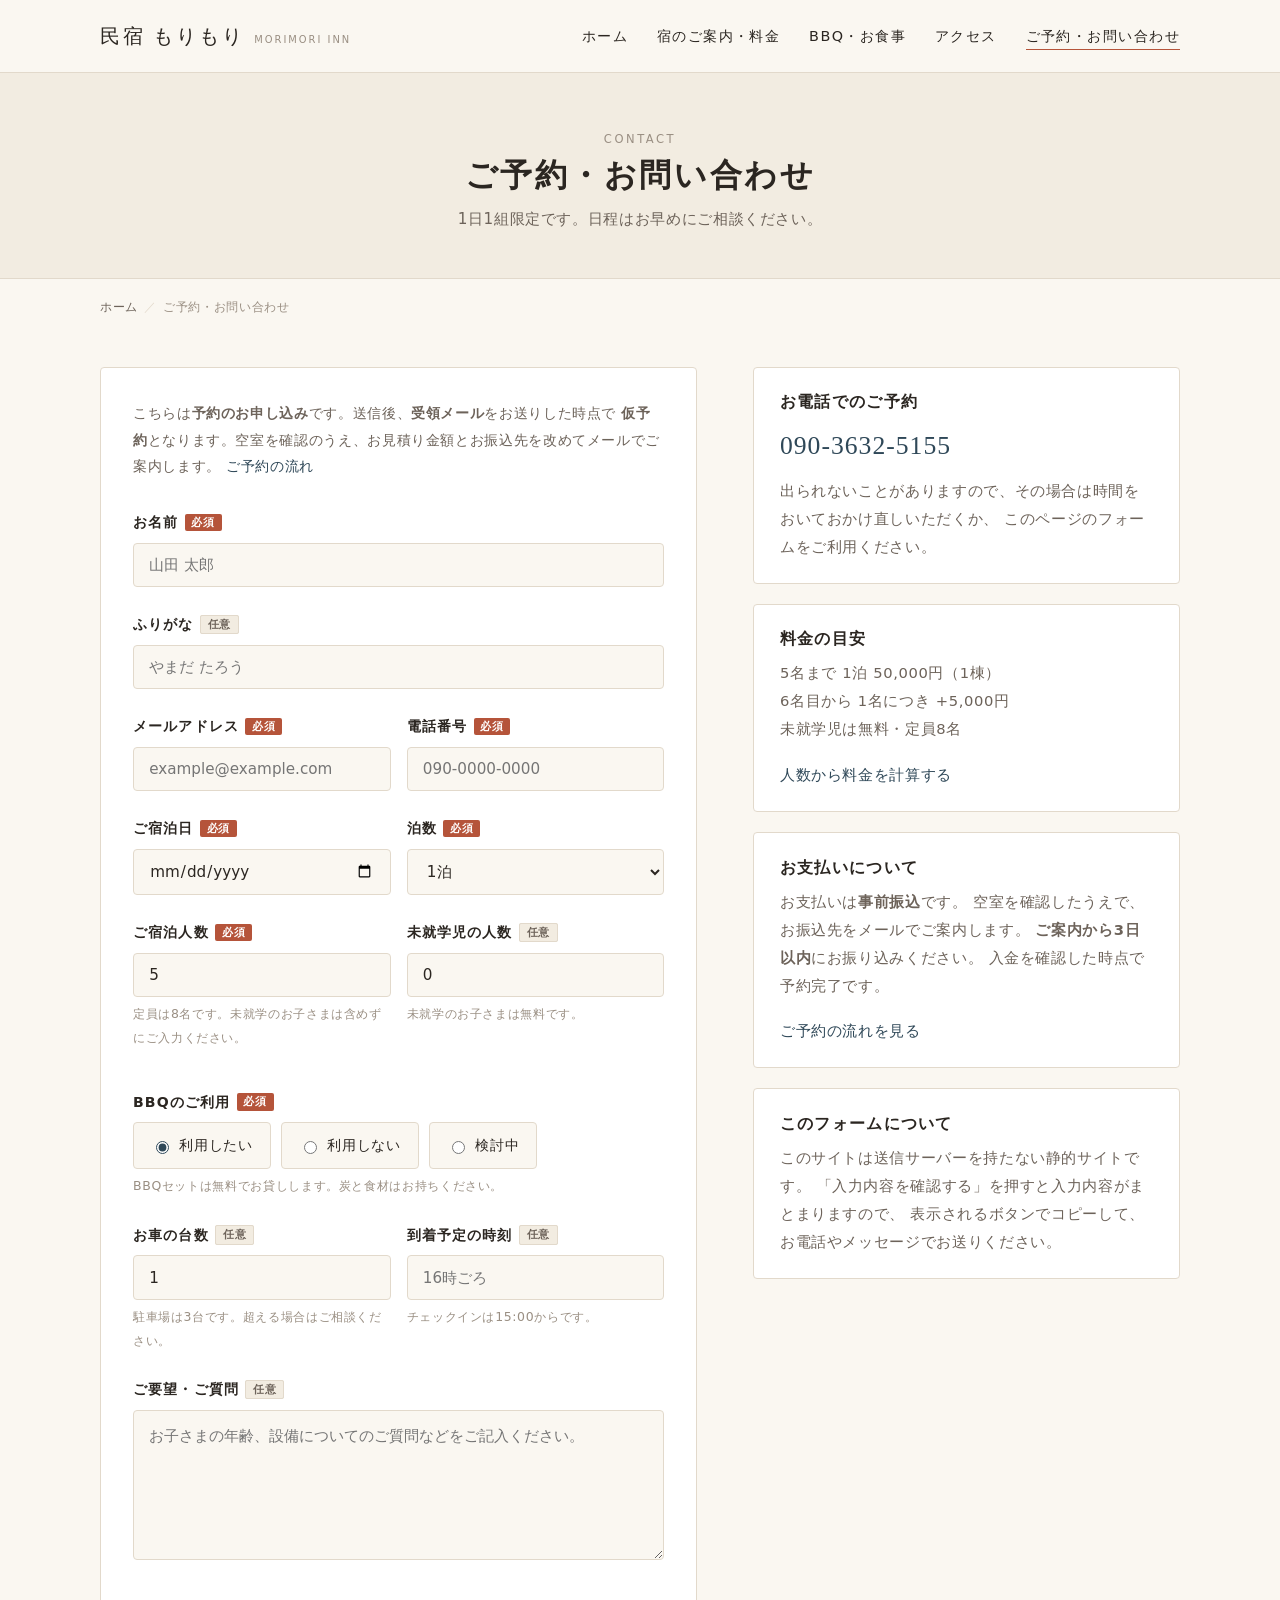
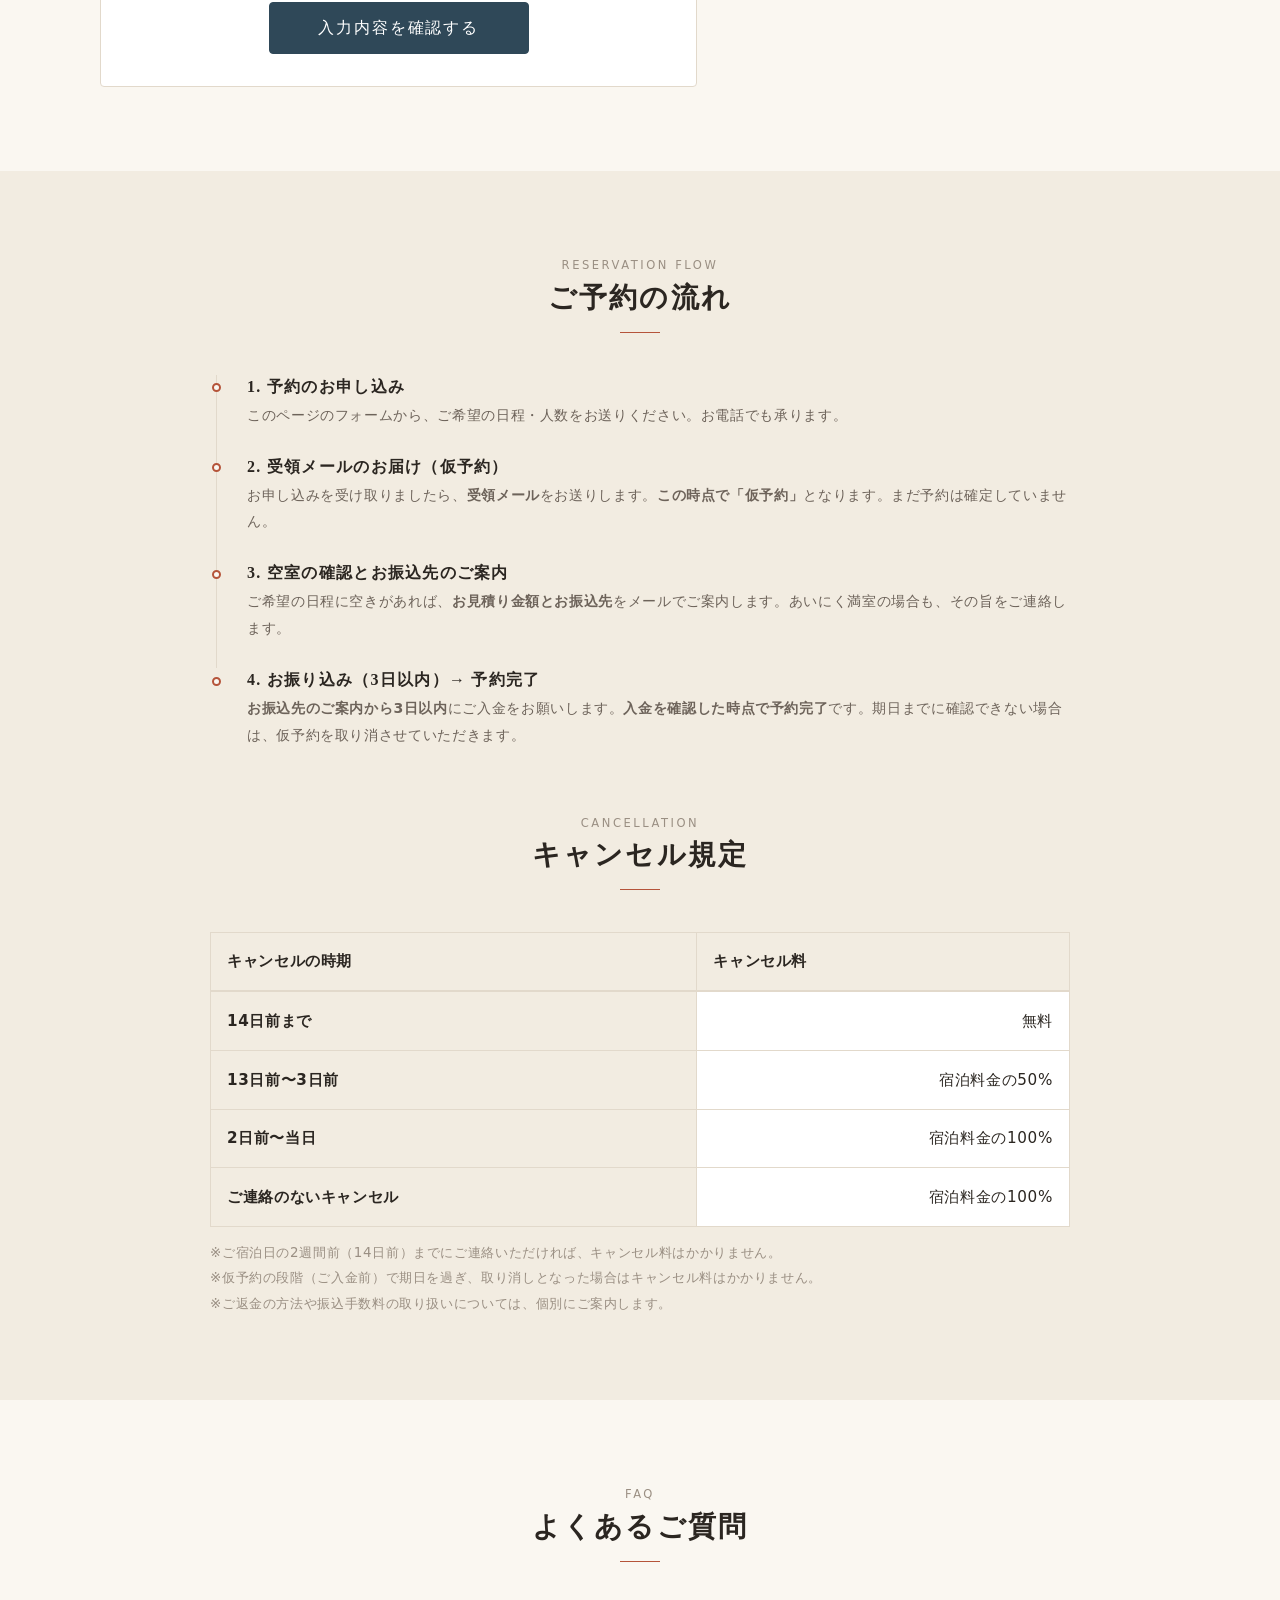
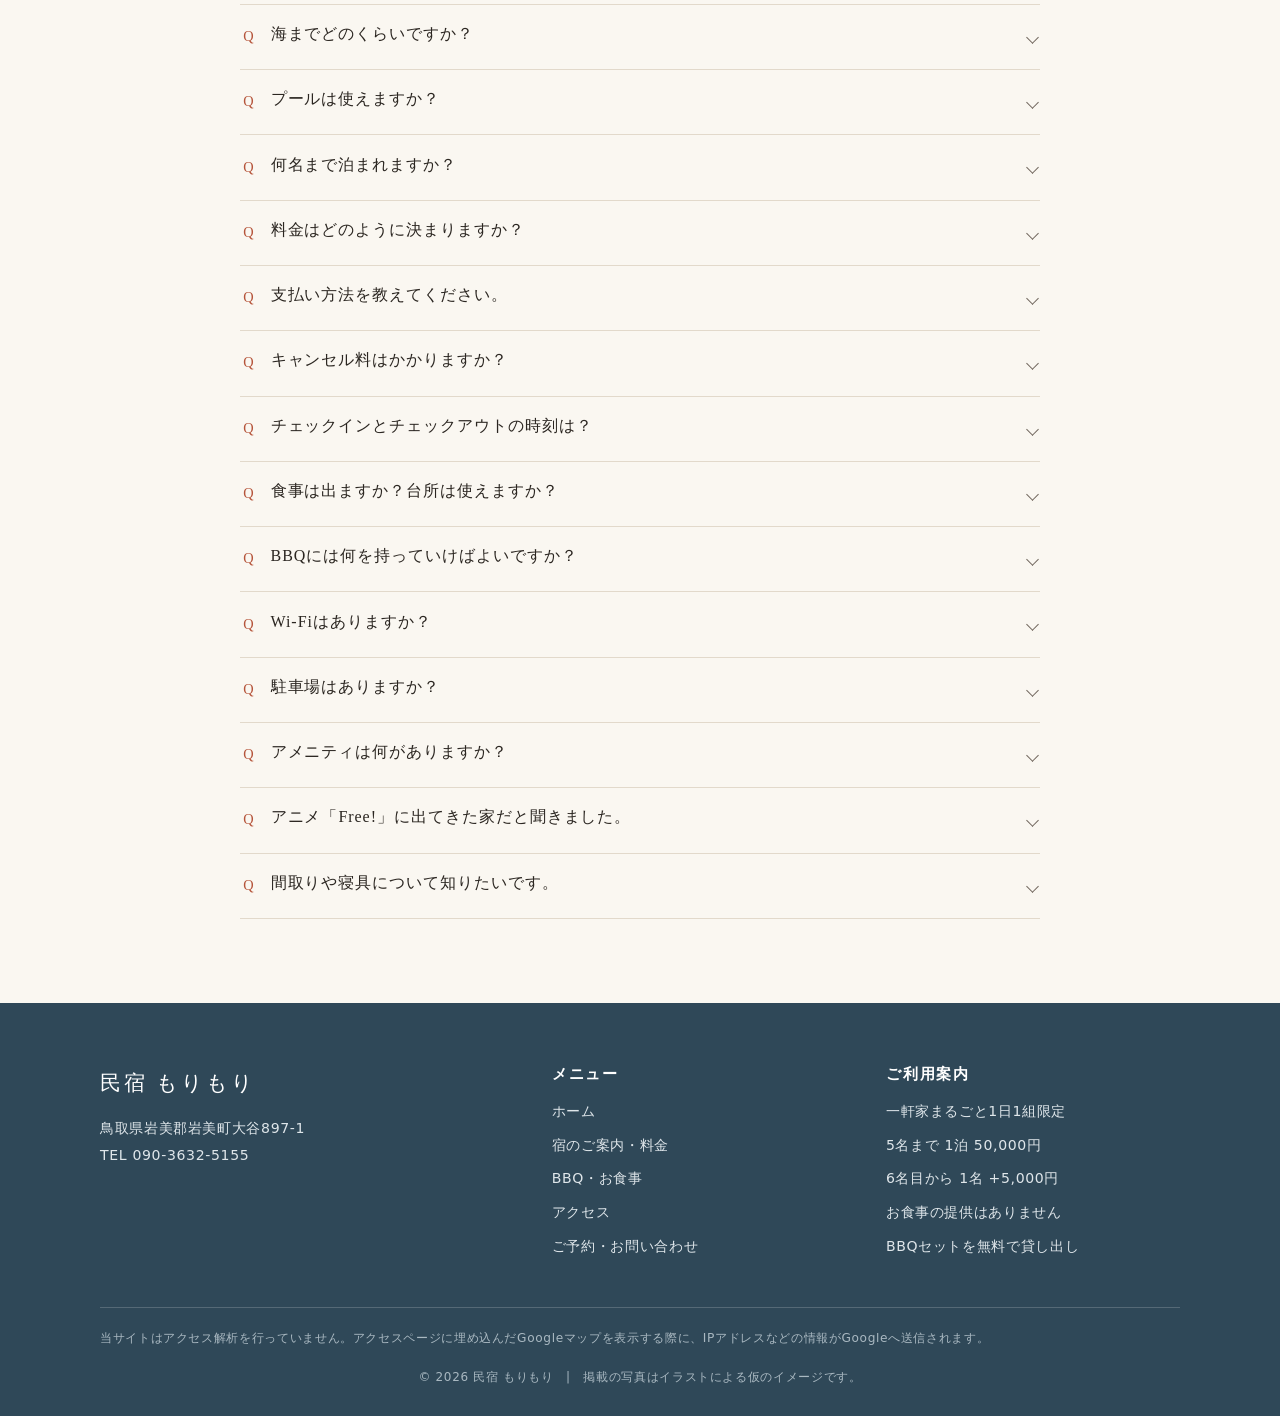
<file: contact.html>
<!DOCTYPE html>
<html lang="ja">
<head>
<meta charset="UTF-8">
<meta name="viewport" content="width=device-width, initial-scale=1">
<!-- 公開準備中：検索エンジンに載せない設定です。正式公開のときにこの1行を消してください -->
<meta name="robots" content="noindex, nofollow">
<title>ご予約・お問い合わせ｜民宿 もりもり</title>
<meta name="description" content="空室のご確認、人数やBBQのご相談を承ります。最大8名、チェックイン15時、お支払いは事前振込。お電話（090-3632-5155）でも受け付けています。">
<meta property="og:title" content="ご予約・お問い合わせ｜民宿 もりもり">
<meta property="og:description" content="空室のご確認、人数やBBQのご相談を承ります。最大8名、チェックイン15時、お支払いは事前振込。お電話（090-3632-5155）でも受け付けています。">
<meta property="og:type" content="website">
<meta property="og:image" content="images/photo-exterior.jpg">
<link rel="icon" type="image/svg+xml" href="images/favicon.svg">
<link rel="stylesheet" href="css/style.css">
<script src="js/main.js" defer></script>
</head>
<body>
<a class="skip-link" href="#main">本文へスキップ</a>

<header class="header">
  <div class="container header__inner">
    <a class="logo" href="index.html">
      民宿 もりもり
      <span class="logo__sub">MORIMORI INN</span>
    </a>

    <button class="nav-toggle" type="button" aria-expanded="false" aria-controls="global-nav">
      <span></span><span></span><span></span>
      <span class="visually-hidden">メニューを開く</span>
    </button>

    <nav class="nav" id="global-nav" aria-label="メインメニュー">
      <ul class="nav__list">
        <li><a href="index.html">ホーム</a></li>
        <li><a href="house.html">宿のご案内・料金</a></li>
        <li><a href="bbq.html">BBQ・お食事</a></li>
        <li><a href="access.html">アクセス</a></li>
        <li><a href="contact.html" aria-current="page">ご予約・お問い合わせ</a></li>
      </ul>
    </nav>
  </div>
</header>

<main id="main">

<div class="page-head">
  <div class="container">
    <span class="en">Contact</span>
    <h1>ご予約・お問い合わせ</h1>
    <p>1日1組限定です。日程はお早めにご相談ください。</p>
  </div>
</div>

<nav class="breadcrumb container" aria-label="現在地">
  <ol>
    <li><a href="index.html">ホーム</a></li>
    <li>ご予約・お問い合わせ</li>
  </ol>
</nav>

<section class="section" style="padding-top:32px">
  <div class="container">
    <div class="form-layout">

      <div>
        <div class="form-result" id="form-result" role="status" aria-live="polite"></div>

        <form class="form" id="reserve-form" novalidate>
          <p style="font-size:.88rem;color:var(--ink-sub);margin-bottom:1.8rem">
            こちらは<strong>予約のお申し込み</strong>です。送信後、<strong>受領メール</strong>をお送りした時点で
            <strong>仮予約</strong>となります。空室を確認のうえ、お見積り金額とお振込先を改めてメールでご案内します。
            <a href="#flow">ご予約の流れ</a>
          </p>

          <div class="field">
            <label for="f-name">お名前<span class="required">必須</span></label>
            <input type="text" id="f-name" name="name" required autocomplete="name" placeholder="山田 太郎">
            <p class="field__error">お名前をご入力ください。</p>
          </div>

          <div class="field">
            <label for="f-kana">ふりがな<span class="optional">任意</span></label>
            <input type="text" id="f-kana" name="kana" placeholder="やまだ たろう">
          </div>

          <div class="field__row">
            <div class="field">
              <label for="f-email">メールアドレス<span class="required">必須</span></label>
              <input type="email" id="f-email" name="email" required autocomplete="email" placeholder="example@example.com">
              <p class="field__error">メールアドレスの形式をご確認ください。</p>
            </div>
            <div class="field">
              <label for="f-tel">電話番号<span class="required">必須</span></label>
              <input type="tel" id="f-tel" name="tel" required autocomplete="tel" pattern="[0-9+\-\(\) ]{9,20}" placeholder="090-0000-0000">
              <p class="field__error">電話番号を数字でご入力ください。</p>
            </div>
          </div>

          <div class="field__row">
            <div class="field">
              <label for="f-checkin">ご宿泊日<span class="required">必須</span></label>
              <input type="date" id="f-checkin" name="checkin" required>
              <p class="field__error">ご宿泊日をご指定ください。</p>
            </div>
            <div class="field">
              <label for="f-nights">泊数<span class="required">必須</span></label>
              <select id="f-nights" name="nights" required>
                <option value="1">1泊</option>
                <option value="2">2泊</option>
                <option value="3">3泊</option>
                <option value="4">4泊</option>
                <option value="5">5泊以上</option>
              </select>
            </div>
          </div>

          <div class="field__row">
            <div class="field">
              <label for="f-people">ご宿泊人数<span class="required">必須</span></label>
              <input type="number" id="f-people" name="people" required min="1" max="8" value="5" inputmode="numeric">
              <p class="field__hint">定員は8名です。未就学のお子さまは含めずにご入力ください。</p>
              <p class="field__error">1〜8名の範囲でご入力ください。</p>
            </div>
            <div class="field">
              <label for="f-kids">未就学児の人数<span class="optional">任意</span></label>
              <input type="number" id="f-kids" name="kids" min="0" max="8" value="0" inputmode="numeric">
              <p class="field__hint">未就学のお子さまは無料です。</p>
            </div>
          </div>

          <div class="field">
            <span class="field__label">BBQのご利用<span class="required">必須</span></span>
            <div class="radio-group">
              <label><input type="radio" name="bbq" value="利用したい" checked>利用したい</label>
              <label><input type="radio" name="bbq" value="利用しない">利用しない</label>
              <label><input type="radio" name="bbq" value="検討中">検討中</label>
            </div>
            <p class="field__hint">BBQセットは無料でお貸しします。炭と食材はお持ちください。</p>
          </div>

          <div class="field__row">
            <div class="field">
              <label for="f-cars">お車の台数<span class="optional">任意</span></label>
              <input type="number" id="f-cars" name="cars" min="0" max="10" value="1" inputmode="numeric">
              <p class="field__hint">駐車場は3台です。超える場合はご相談ください。</p>
            </div>
            <div class="field">
              <label for="f-arrival">到着予定の時刻<span class="optional">任意</span></label>
              <input type="text" id="f-arrival" name="arrival" placeholder="16時ごろ">
              <p class="field__hint">チェックインは15:00からです。</p>
            </div>
          </div>

          <div class="field">
            <label for="f-message">ご要望・ご質問<span class="optional">任意</span></label>
            <textarea id="f-message" name="message" placeholder="お子さまの年齢、設備についてのご質問などをご記入ください。"></textarea>
          </div>

          <div class="form__submit">
            <button class="btn" type="submit">入力内容を確認する</button>
          </div>
        </form>
      </div>

      <aside class="contact-side">
        <div class="note">
          <h3>お電話でのご予約</h3>
          <p style="margin-bottom:.4em"><a class="tel-big" href="tel:09036325155">090-3632-5155</a></p>
          <p>出られないことがありますので、その場合は時間をおいておかけ直しいただくか、
            このページのフォームをご利用ください。</p>
        </div>

        <div class="note">
          <h3>料金の目安</h3>
          <p>
            5名まで 1泊 50,000円（1棟）<br>
            6名目から 1名につき +5,000円<br>
            未就学児は無料・定員8名
          </p>
          <p style="margin-top:.6em"><a href="house.html#calc">人数から料金を計算する</a></p>
        </div>

        <div class="note">
          <h3>お支払いについて</h3>
          <p>お支払いは<strong>事前振込</strong>です。
            空室を確認したうえで、お振込先をメールでご案内します。
            <strong>ご案内から3日以内</strong>にお振り込みください。
            入金を確認した時点で予約完了です。</p>
          <p style="margin-top:.6em"><a href="#flow">ご予約の流れを見る</a></p>
        </div>

        <div class="note">
          <h3>このフォームについて</h3>
          <p>このサイトは送信サーバーを持たない静的サイトです。
            「入力内容を確認する」を押すと入力内容がまとまりますので、
            表示されるボタンでコピーして、お電話やメッセージでお送りください。</p>
        </div>
      </aside>

    </div>
  </div>
</section>

<section class="section section--tint" id="flow">
  <div class="container" style="max-width:860px">
    <div class="section-title reveal">
      <span class="en">Reservation Flow</span>
      <h2>ご予約の流れ</h2>
    </div>

    <ul class="route reveal">
      <li>
        <h3>1. 予約のお申し込み</h3>
        <p>このページのフォームから、ご希望の日程・人数をお送りください。お電話でも承ります。</p>
      </li>
      <li>
        <h3>2. 受領メールのお届け（仮予約）</h3>
        <p>お申し込みを受け取りましたら、<strong>受領メール</strong>をお送りします。<strong>この時点で「仮予約」</strong>となります。まだ予約は確定していません。</p>
      </li>
      <li>
        <h3>3. 空室の確認とお振込先のご案内</h3>
        <p>ご希望の日程に空きがあれば、<strong>お見積り金額とお振込先</strong>をメールでご案内します。あいにく満室の場合も、その旨をご連絡します。</p>
      </li>
      <li>
        <h3>4. お振り込み（3日以内）→ 予約完了</h3>
        <p><strong>お振込先のご案内から3日以内</strong>にご入金をお願いします。<strong>入金を確認した時点で予約完了</strong>です。期日までに確認できない場合は、仮予約を取り消させていただきます。</p>
      </li>
    </ul>

    <div class="section-title reveal" style="margin-top:4rem">
      <span class="en">Cancellation</span>
      <h2 id="cancel">キャンセル規定</h2>
    </div>

    <div class="table-wrap reveal">
      <table class="table">
        <caption class="visually-hidden">キャンセルの時期と、いただくキャンセル料</caption>
        <thead>
          <tr>
            <th scope="col">キャンセルの時期</th>
            <th scope="col">キャンセル料</th>
          </tr>
        </thead>
        <tbody>
          <tr><th scope="row">14日前まで</th><td class="num">無料</td></tr>
          <tr><th scope="row">13日前〜3日前</th><td class="num">宿泊料金の50%</td></tr>
          <tr><th scope="row">2日前〜当日</th><td class="num">宿泊料金の100%</td></tr>
          <tr><th scope="row">ご連絡のないキャンセル</th><td class="num">宿泊料金の100%</td></tr>
        </tbody>
      </table>
    </div>
    <p class="reveal" style="font-size:.84rem;color:var(--ink-mute);margin-top:.8rem">
      ※ご宿泊日の2週間前（14日前）までにご連絡いただければ、キャンセル料はかかりません。<br>
      ※仮予約の段階（ご入金前）で期日を過ぎ、取り消しとなった場合はキャンセル料はかかりません。<br>
      ※ご返金の方法や振込手数料の取り扱いについては、個別にご案内します。
    </p>
  </div>
</section>

<section class="section" id="faq">
  <div class="container" style="max-width:800px">
    <div class="section-title reveal">
      <span class="en">FAQ</span>
      <h2>よくあるご質問</h2>
    </div>

    <div class="faq reveal">
      <div class="faq__item">
        <button class="faq__q" type="button" aria-expanded="false" aria-controls="a1">海までどのくらいですか？</button>
        <div class="faq__a" id="a1"><p>大谷海岸が目の前です。歩いて1分ほどで海に入れます。泳いで戻ってきて、そのままデッキでBBQ、という過ごし方ができます。</p></div>
      </div>
      <div class="faq__item">
        <button class="faq__q" type="button" aria-expanded="false" aria-controls="a13">プールは使えますか？</button>
        <div class="faq__a" id="a13"><p>デッキのプールは自由にお使いいただけますが、水を張るのに約10時間かかるため、<strong>2泊以上のお客さま限定</strong>とさせていただいています。ご利用を希望される場合は、ご予約のときにお知らせください。</p></div>
      </div>
      <div class="faq__item">
        <button class="faq__q" type="button" aria-expanded="false" aria-controls="a2">何名まで泊まれますか？</button>
        <div class="faq__a" id="a2"><p>最大8名です。未就学のお子さまは無料で、料金の人数には数えません。</p></div>
      </div>
      <div class="faq__item">
        <button class="faq__q" type="button" aria-expanded="false" aria-controls="a3">料金はどのように決まりますか？</button>
        <div class="faq__a" id="a3"><p>1棟あたりの料金です。5名までは人数にかかわらず1泊50,000円、6名目からは1名につき1泊5,000円を加算します。7名なら60,000円、8名なら65,000円です。</p></div>
      </div>
      <div class="faq__item">
        <button class="faq__q" type="button" aria-expanded="false" aria-controls="a4">支払い方法を教えてください。</button>
        <div class="faq__a" id="a4"><p>事前振込でお願いしています。お申し込みをいただくとまず受領メールをお送りし、<strong>仮予約</strong>となります。空室を確認のうえお振込先をご案内しますので、<strong>ご案内から3日以内</strong>にお振り込みください。<strong>入金を確認した時点で予約完了</strong>です。詳しくは<a href="#flow">ご予約の流れ</a>をご覧ください。</p></div>
      </div>
      <div class="faq__item">
        <button class="faq__q" type="button" aria-expanded="false" aria-controls="a14">キャンセル料はかかりますか？</button>
        <div class="faq__a" id="a14"><p><strong>2週間前（14日前）までのご連絡なら無料</strong>です。13日前から3日前までは宿泊料金の50%、2日前から当日は100%、ご連絡のないキャンセルは100%をいただいています。詳しくは<a href="#cancel">キャンセル規定</a>をご覧ください。</p></div>
      </div>
      <div class="faq__item">
        <button class="faq__q" type="button" aria-expanded="false" aria-controls="a5">チェックインとチェックアウトの時刻は？</button>
        <div class="faq__a" id="a5"><p>チェックインは15:00、チェックアウトは10:00です。到着が遅くなる場合は、お手数ですがお電話でお知らせください。</p></div>
      </div>
      <div class="faq__item">
        <button class="faq__q" type="button" aria-expanded="false" aria-controls="a6">食事は出ますか？台所は使えますか？</button>
        <div class="faq__a" id="a6"><p>お食事の提供はありません。台所には食器と調理家電（電子レンジ、炊飯器、トースター、電気ケトル）がありますので、買ってきたものを温めたり、ご飯を炊いたりしていただけます。持ち込みは自由です。</p></div>
      </div>
      <div class="faq__item">
        <button class="faq__q" type="button" aria-expanded="false" aria-controls="a7">BBQには何を持っていけばよいですか？</button>
        <div class="faq__a" id="a7"><p>BBQセット（コンロや網など）は宿から無料でお貸しします。<strong>炭・着火剤・食材・飲み物・使い捨て食器はお持ちください。</strong>詳しくは<a href="bbq.html">BBQ・お食事</a>のページをご覧ください。</p></div>
      </div>
      <div class="faq__item">
        <button class="faq__q" type="button" aria-expanded="false" aria-controls="a8">Wi-Fiはありますか？</button>
        <div class="faq__a" id="a8"><p>ありません。お仕事などで通信が必要な方は、ご自身の回線をご用意ください。</p></div>
      </div>
      <div class="faq__item">
        <button class="faq__q" type="button" aria-expanded="false" aria-controls="a9">駐車場はありますか？</button>
        <div class="faq__a" id="a9"><p>3台分あります（無料）。4台以上でお越しの場合は、あらかじめご相談ください。</p></div>
      </div>
      <div class="faq__item">
        <button class="faq__q" type="button" aria-expanded="false" aria-controls="a10">アメニティは何がありますか？</button>
        <div class="faq__a" id="a10"><p>ハンドソープ、ボディソープ、シャンプー、リンスをご用意しています。タオル・歯ブラシについては現在確認中ですので、お持ちいただくと確実です。</p></div>
      </div>
      <div class="faq__item">
        <button class="faq__q" type="button" aria-expanded="false" aria-controls="a11">アニメ「Free!」に出てきた家だと聞きました。</button>
        <div class="faq__a" id="a11"><p>岩美町は「Free!」の舞台のモデルになった町で、この家も作中に登場しました。聖地巡礼でお越しの方にもご利用いただいています。なお、当宿は作品の公式施設ではありません。近隣のお住まいの方へのご配慮をお願いします。</p></div>
      </div>
      <div class="faq__item">
        <button class="faq__q" type="button" aria-expanded="false" aria-controls="a12">間取りや寝具について知りたいです。</button>
        <div class="faq__a" id="a12"><p>間取り、寝具の数、冷蔵庫や洗濯機などの詳細は現在整理中です。お手数ですが、お電話（<a href="tel:09036325155">090-3632-5155</a>）でご確認ください。決まりしだいサイトに掲載します。</p></div>
      </div>
    </div>
  </div>
</section>
</main>

<footer class="footer">
  <div class="container">
    <div class="footer__grid">
      <div>
        <p class="footer__logo">民宿 もりもり</p>
        <p>
          鳥取県岩美郡岩美町大谷897-1<br>
          TEL <a href="tel:09036325155">090-3632-5155</a>
        </p>
      </div>
      <div>
        <h3>メニュー</h3>
        <ul>
          <li><a href="index.html">ホーム</a></li>
          <li><a href="house.html">宿のご案内・料金</a></li>
          <li><a href="bbq.html">BBQ・お食事</a></li>
          <li><a href="access.html">アクセス</a></li>
          <li><a href="contact.html">ご予約・お問い合わせ</a></li>
        </ul>
      </div>
      <div>
        <h3>ご利用案内</h3>
        <ul>
          <li>一軒家まるごと1日1組限定</li>
          <li>5名まで 1泊 50,000円</li>
          <li>6名目から 1名 +5,000円</li>
          <li>お食事の提供はありません</li>
          <li>BBQセットを無料で貸し出し</li>
        </ul>
      </div>
    </div>
    <p class="footer__policy">
      当サイトはアクセス解析を行っていません。アクセスページに埋め込んだGoogleマップを表示する際に、IPアドレスなどの情報がGoogleへ送信されます。
    </p>
    <p class="footer__copy">
      &copy; <span id="year">2026</span> 民宿 もりもり　|　掲載の写真はイラストによる仮のイメージです。
    </p>
  </div>
</footer>
</body>
</html>
</file>
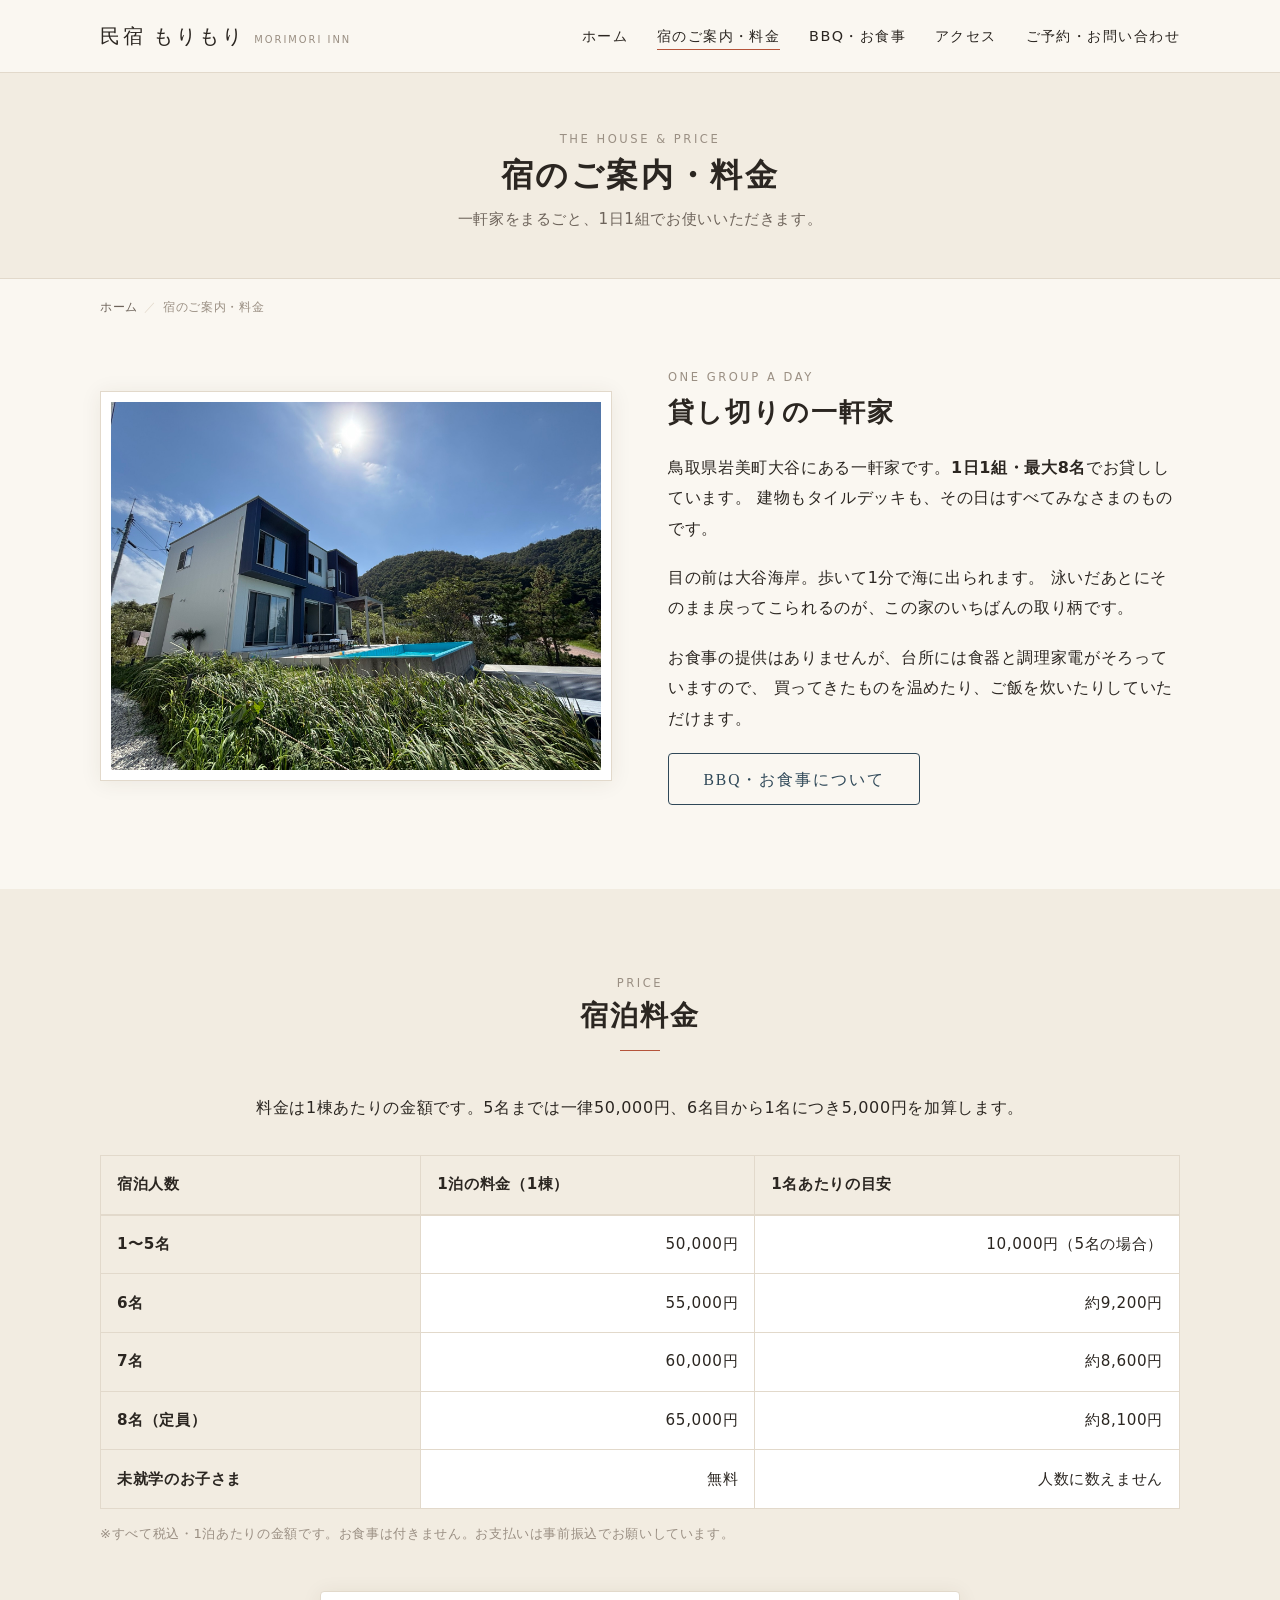
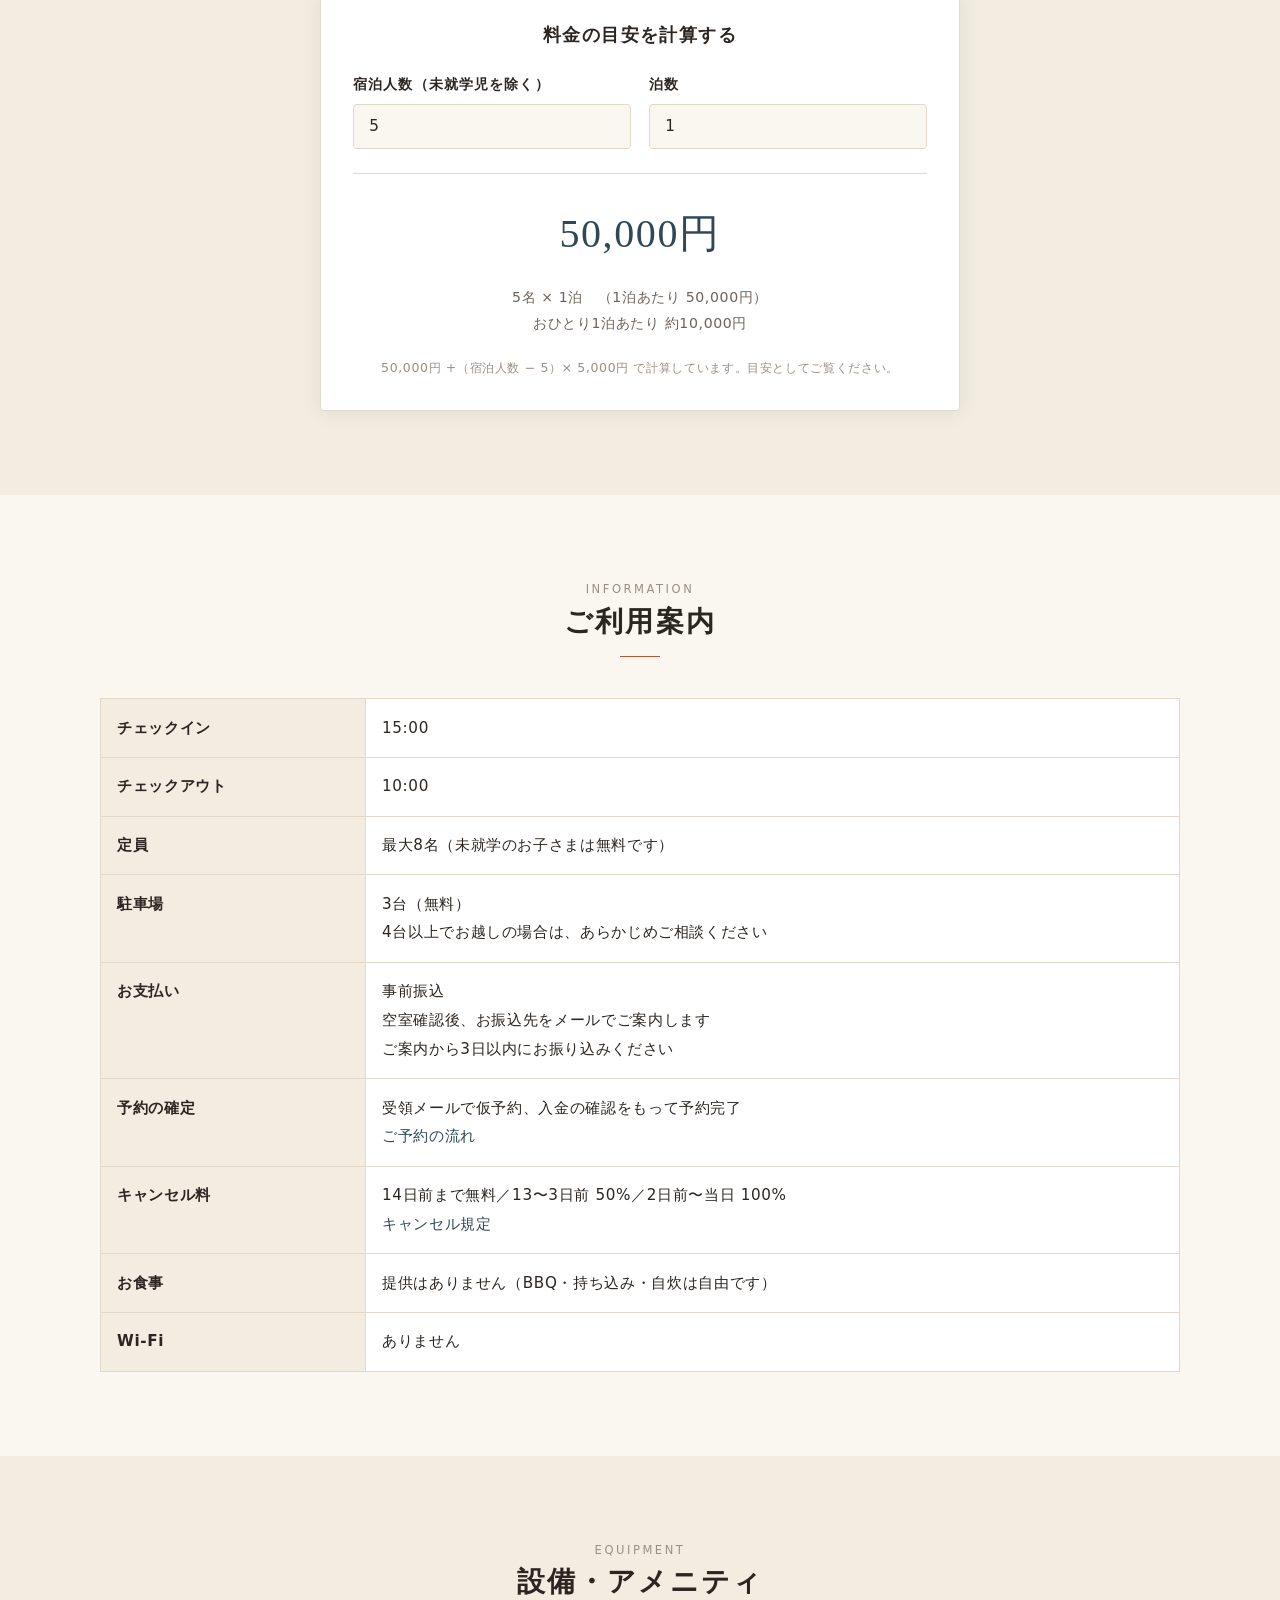
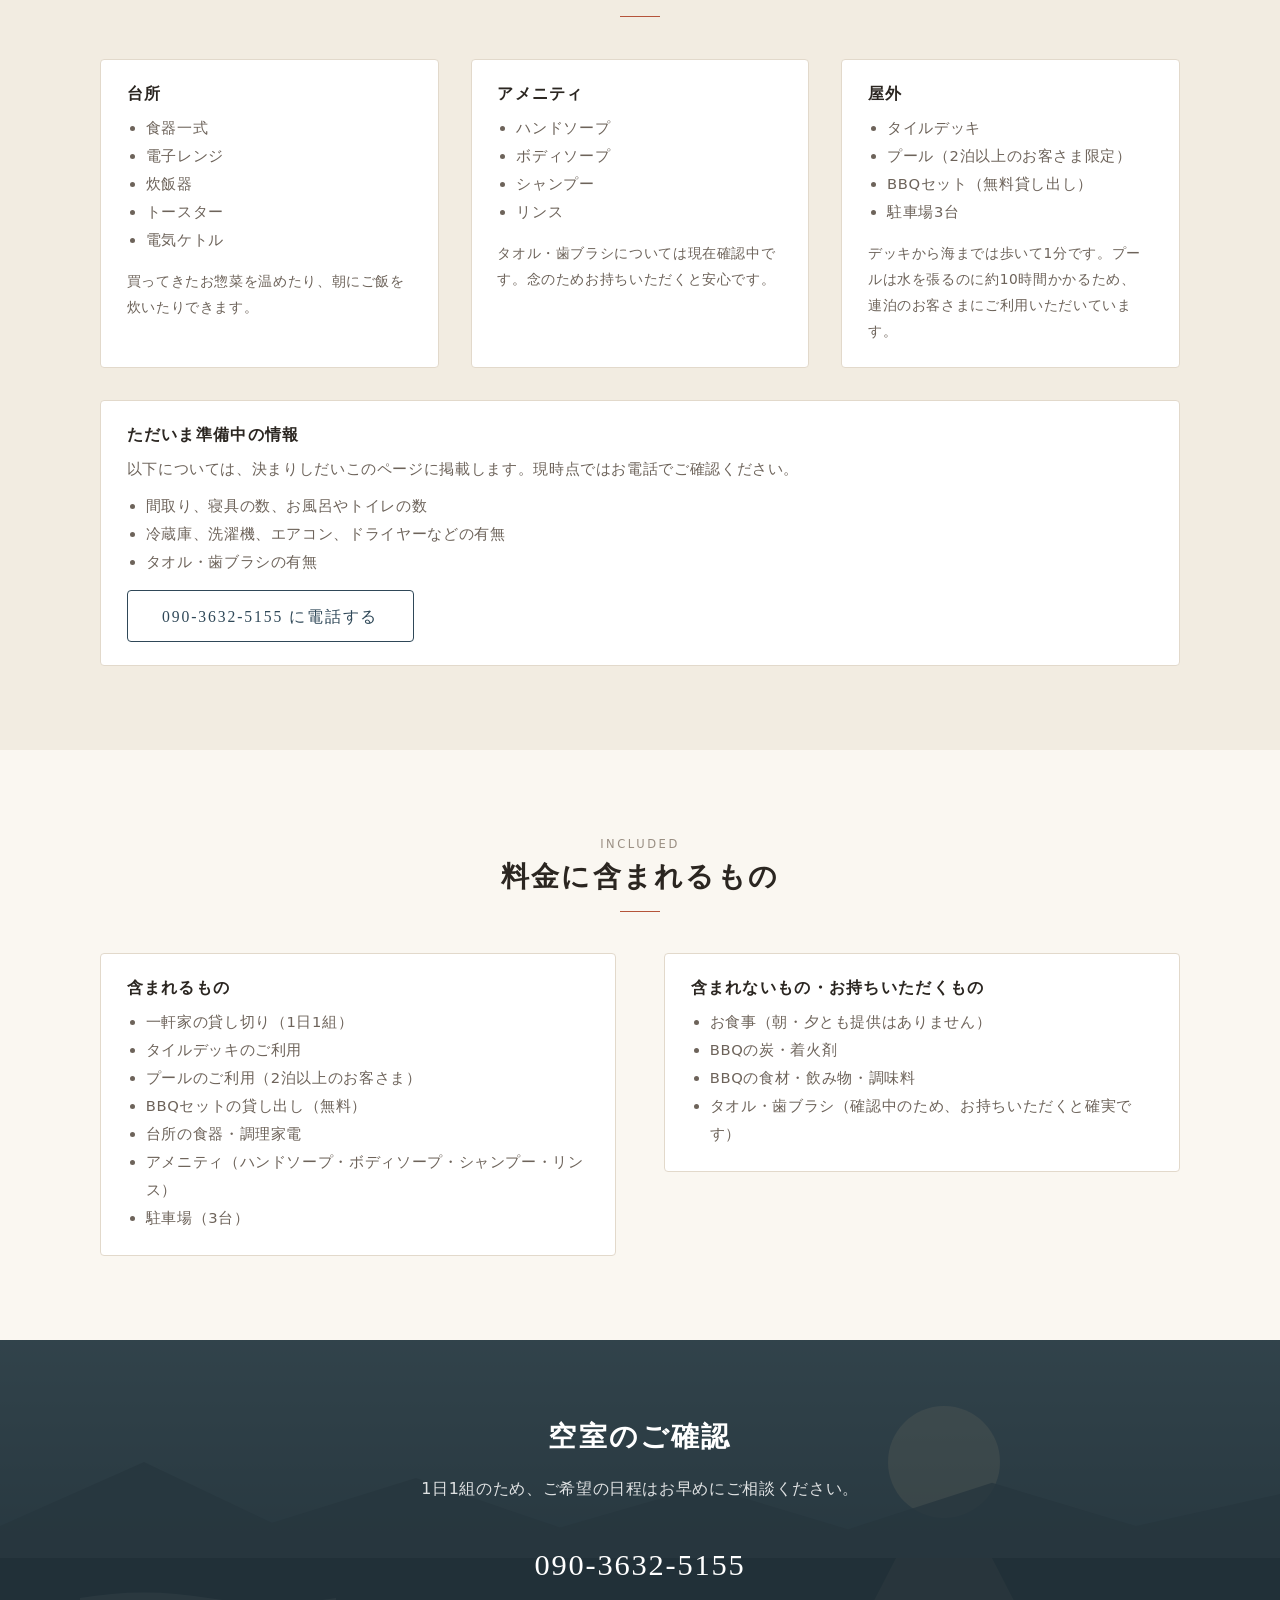
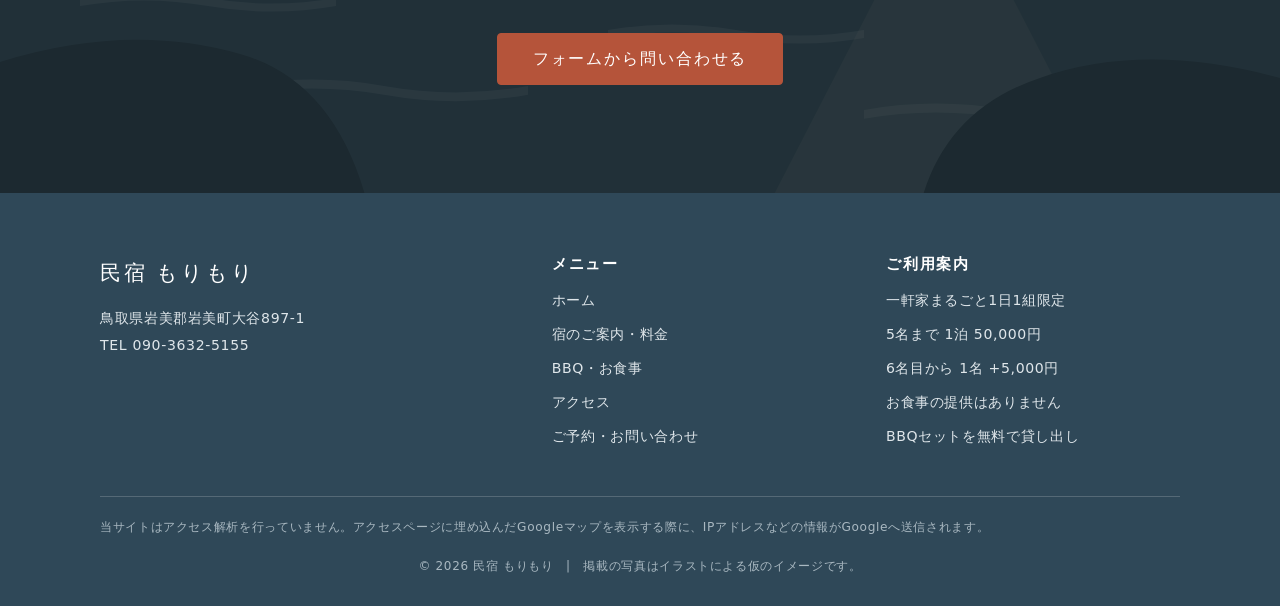
<file: house.html>
<!DOCTYPE html>
<html lang="ja">
<head>
<meta charset="UTF-8">
<meta name="viewport" content="width=device-width, initial-scale=1">
<!-- 公開準備中：検索エンジンに載せない設定です。正式公開のときにこの1行を消してください -->
<meta name="robots" content="noindex, nofollow">
<title>宿のご案内・料金｜民宿 もりもり</title>
<meta name="description" content="一軒家を1日1組・最大8名で貸し切り。5名まで1泊50,000円、6名目から+5,000円、未就学児無料。チェックイン15時、駐車場3台、事前振込。">
<meta property="og:title" content="宿のご案内・料金｜民宿 もりもり">
<meta property="og:description" content="一軒家を1日1組・最大8名で貸し切り。5名まで1泊50,000円、6名目から+5,000円、未就学児無料。チェックイン15時、駐車場3台、事前振込。">
<meta property="og:type" content="website">
<meta property="og:image" content="images/photo-exterior.jpg">
<link rel="icon" type="image/svg+xml" href="images/favicon.svg">
<link rel="stylesheet" href="css/style.css">
<script src="js/main.js" defer></script>
</head>
<body>
<a class="skip-link" href="#main">本文へスキップ</a>

<header class="header">
  <div class="container header__inner">
    <a class="logo" href="index.html">
      民宿 もりもり
      <span class="logo__sub">MORIMORI INN</span>
    </a>

    <button class="nav-toggle" type="button" aria-expanded="false" aria-controls="global-nav">
      <span></span><span></span><span></span>
      <span class="visually-hidden">メニューを開く</span>
    </button>

    <nav class="nav" id="global-nav" aria-label="メインメニュー">
      <ul class="nav__list">
        <li><a href="index.html">ホーム</a></li>
        <li><a href="house.html" aria-current="page">宿のご案内・料金</a></li>
        <li><a href="bbq.html">BBQ・お食事</a></li>
        <li><a href="access.html">アクセス</a></li>
        <li><a href="contact.html">ご予約・お問い合わせ</a></li>
      </ul>
    </nav>
  </div>
</header>

<main id="main">

<div class="page-head">
  <div class="container">
    <span class="en">The House &amp; Price</span>
    <h1>宿のご案内・料金</h1>
    <p>一軒家をまるごと、1日1組でお使いいただきます。</p>
  </div>
</div>

<nav class="breadcrumb container" aria-label="現在地">
  <ol>
    <li><a href="index.html">ホーム</a></li>
    <li>宿のご案内・料金</li>
  </ol>
</nav>

<section class="section" style="padding-top:32px">
  <div class="container">
    <div class="greeting__grid">
      <div class="frame reveal">
        <img src="images/photo-exterior.jpg" alt="一軒家の外観。デッキとプール、背後に山" width="1800" height="1350">
      </div>
      <div class="greeting__body reveal">
        <span class="en">One Group a Day</span>
        <h2>貸し切りの一軒家</h2>
        <p>
          鳥取県岩美町大谷にある一軒家です。<strong>1日1組・最大8名</strong>でお貸ししています。
          建物もタイルデッキも、その日はすべてみなさまのものです。
        </p>
        <p>
          目の前は大谷海岸。歩いて1分で海に出られます。
          泳いだあとにそのまま戻ってこられるのが、この家のいちばんの取り柄です。
        </p>
        <p>
          お食事の提供はありませんが、台所には食器と調理家電がそろっていますので、
          買ってきたものを温めたり、ご飯を炊いたりしていただけます。
        </p>
        <p><a class="btn btn--ghost" href="bbq.html">BBQ・お食事について</a></p>
      </div>
    </div>
  </div>
</section>

<section class="section section--tint" id="price">
  <div class="container">
    <div class="section-title reveal">
      <span class="en">Price</span>
      <h2>宿泊料金</h2>
    </div>

    <p class="reveal" style="text-align:center;margin-bottom:2rem">
      料金は1棟あたりの金額です。5名までは一律50,000円、6名目から1名につき5,000円を加算します。
    </p>

    <div class="table-wrap reveal">
      <table class="table">
        <caption class="visually-hidden">人数別の1泊あたりの宿泊料金</caption>
        <thead>
          <tr>
            <th scope="col">宿泊人数</th>
            <th scope="col">1泊の料金（1棟）</th>
            <th scope="col">1名あたりの目安</th>
          </tr>
        </thead>
        <tbody>
          <tr><th scope="row">1〜5名</th><td class="num">50,000円</td><td class="num">10,000円（5名の場合）</td></tr>
          <tr><th scope="row">6名</th><td class="num">55,000円</td><td class="num">約9,200円</td></tr>
          <tr><th scope="row">7名</th><td class="num">60,000円</td><td class="num">約8,600円</td></tr>
          <tr><th scope="row">8名（定員）</th><td class="num">65,000円</td><td class="num">約8,100円</td></tr>
          <tr><th scope="row">未就学のお子さま</th><td class="num">無料</td><td class="num">人数に数えません</td></tr>
        </tbody>
      </table>
    </div>
    <p style="font-size:.82rem;color:var(--ink-mute);margin-top:.8rem">
      ※すべて税込・1泊あたりの金額です。お食事は付きません。お支払いは事前振込でお願いしています。
    </p>

    <!-- 料金計算機 -->
    <div class="calc reveal" id="calc">
      <h3>料金の目安を計算する</h3>
      <div class="calc__row">
        <div class="field">
          <label for="calc-people">宿泊人数（未就学児を除く）</label>
          <input type="number" id="calc-people" min="1" max="8" value="5" inputmode="numeric">
        </div>
        <div class="field">
          <label for="calc-nights">泊数</label>
          <input type="number" id="calc-nights" min="1" max="14" value="1" inputmode="numeric">
        </div>
      </div>
      <div class="calc__result" id="calc-result" role="status" aria-live="polite"></div>
      <p class="calc__note">50,000円 +（宿泊人数 − 5）× 5,000円 で計算しています。目安としてご覧ください。</p>
    </div>
  </div>
</section>

<section class="section">
  <div class="container">
    <div class="section-title reveal">
      <span class="en">Information</span>
      <h2>ご利用案内</h2>
    </div>

    <div class="table-wrap reveal">
      <table class="table">
        <caption class="visually-hidden">チェックイン時刻などの基本情報</caption>
        <tbody>
          <tr><th scope="row">チェックイン</th><td>15:00</td></tr>
          <tr><th scope="row">チェックアウト</th><td>10:00</td></tr>
          <tr><th scope="row">定員</th><td>最大8名（未就学のお子さまは無料です）</td></tr>
          <tr><th scope="row">駐車場</th><td>3台（無料）<br>4台以上でお越しの場合は、あらかじめご相談ください</td></tr>
          <tr><th scope="row">お支払い</th><td>事前振込<br>空室確認後、お振込先をメールでご案内します<br>ご案内から3日以内にお振り込みください</td></tr>
          <tr><th scope="row">予約の確定</th><td>受領メールで仮予約、入金の確認をもって予約完了<br><a href="contact.html#flow">ご予約の流れ</a></td></tr>
          <tr><th scope="row">キャンセル料</th><td>14日前まで無料／13〜3日前 50%／2日前〜当日 100%<br><a href="contact.html#cancel">キャンセル規定</a></td></tr>
          <tr><th scope="row">お食事</th><td>提供はありません（BBQ・持ち込み・自炊は自由です）</td></tr>
          <tr><th scope="row">Wi-Fi</th><td>ありません</td></tr>
        </tbody>
      </table>
    </div>
  </div>
</section>

<section class="section section--tint">
  <div class="container">
    <div class="section-title reveal">
      <span class="en">Equipment</span>
      <h2>設備・アメニティ</h2>
    </div>

    <div class="features">
      <div class="note reveal">
        <h3>台所</h3>
        <ul>
          <li>食器一式</li>
          <li>電子レンジ</li>
          <li>炊飯器</li>
          <li>トースター</li>
          <li>電気ケトル</li>
        </ul>
        <p style="margin-top:1em;font-size:.86rem">
          買ってきたお惣菜を温めたり、朝にご飯を炊いたりできます。
        </p>
      </div>

      <div class="note reveal">
        <h3>アメニティ</h3>
        <ul>
          <li>ハンドソープ</li>
          <li>ボディソープ</li>
          <li>シャンプー</li>
          <li>リンス</li>
        </ul>
        <p style="margin-top:1em;font-size:.86rem">
          タオル・歯ブラシについては現在確認中です。念のためお持ちいただくと安心です。
        </p>
      </div>

      <div class="note reveal">
        <h3>屋外</h3>
        <ul>
          <li>タイルデッキ</li>
          <li>プール（2泊以上のお客さま限定）</li>
          <li>BBQセット（無料貸し出し）</li>
          <li>駐車場3台</li>
        </ul>
        <p style="margin-top:1em;font-size:.86rem">
          デッキから海までは歩いて1分です。プールは水を張るのに約10時間かかるため、
          連泊のお客さまにご利用いただいています。
        </p>
      </div>
    </div>

    <div class="note reveal" style="margin-top:32px">
      <h3>ただいま準備中の情報</h3>
      <p style="margin-bottom:.6em">
        以下については、決まりしだいこのページに掲載します。現時点ではお電話でご確認ください。
      </p>
      <ul>
        <li>間取り、寝具の数、お風呂やトイレの数</li>
        <li>冷蔵庫、洗濯機、エアコン、ドライヤーなどの有無</li>
        <li>タオル・歯ブラシの有無</li>
      </ul>
      <p style="margin-top:1em"><a class="btn btn--ghost" href="tel:09036325155">090-3632-5155 に電話する</a></p>
    </div>
  </div>
</section>

<section class="section">
  <div class="container">
    <div class="section-title reveal">
      <span class="en">Included</span>
      <h2>料金に含まれるもの</h2>
    </div>
    <div class="access-grid">
      <div class="note reveal">
        <h3>含まれるもの</h3>
        <ul>
          <li>一軒家の貸し切り（1日1組）</li>
          <li>タイルデッキのご利用</li>
          <li>プールのご利用（2泊以上のお客さま）</li>
          <li>BBQセットの貸し出し（無料）</li>
          <li>台所の食器・調理家電</li>
          <li>アメニティ（ハンドソープ・ボディソープ・シャンプー・リンス）</li>
          <li>駐車場（3台）</li>
        </ul>
      </div>
      <div class="note reveal">
        <h3>含まれないもの・お持ちいただくもの</h3>
        <ul>
          <li>お食事（朝・夕とも提供はありません）</li>
          <li>BBQの炭・着火剤</li>
          <li>BBQの食材・飲み物・調味料</li>
          <li>タオル・歯ブラシ（確認中のため、お持ちいただくと確実です）</li>
        </ul>
      </div>
    </div>
  </div>
</section>

<section class="cta">
  <img class="cta__bg" src="images/coast.svg" alt="">
  <div class="cta__overlay"></div>
  <div class="container cta__body">
    <h2>空室のご確認</h2>
    <p>1日1組のため、ご希望の日程はお早めにご相談ください。</p>
    <p><a class="cta__tel" href="tel:09036325155">090-3632-5155</a></p>
    <p style="margin-top:1.6rem"><a class="btn btn--kaki" href="contact.html">フォームから問い合わせる</a></p>
  </div>
</section>
</main>

<footer class="footer">
  <div class="container">
    <div class="footer__grid">
      <div>
        <p class="footer__logo">民宿 もりもり</p>
        <p>
          鳥取県岩美郡岩美町大谷897-1<br>
          TEL <a href="tel:09036325155">090-3632-5155</a>
        </p>
      </div>
      <div>
        <h3>メニュー</h3>
        <ul>
          <li><a href="index.html">ホーム</a></li>
          <li><a href="house.html">宿のご案内・料金</a></li>
          <li><a href="bbq.html">BBQ・お食事</a></li>
          <li><a href="access.html">アクセス</a></li>
          <li><a href="contact.html">ご予約・お問い合わせ</a></li>
        </ul>
      </div>
      <div>
        <h3>ご利用案内</h3>
        <ul>
          <li>一軒家まるごと1日1組限定</li>
          <li>5名まで 1泊 50,000円</li>
          <li>6名目から 1名 +5,000円</li>
          <li>お食事の提供はありません</li>
          <li>BBQセットを無料で貸し出し</li>
        </ul>
      </div>
    </div>
    <p class="footer__policy">
      当サイトはアクセス解析を行っていません。アクセスページに埋め込んだGoogleマップを表示する際に、IPアドレスなどの情報がGoogleへ送信されます。
    </p>
    <p class="footer__copy">
      &copy; <span id="year">2026</span> 民宿 もりもり　|　掲載の写真はイラストによる仮のイメージです。
    </p>
  </div>
</footer>
</body>
</html>
</file>
<file: css/style.css>
@charset "UTF-8";

/* =========================================================
   民宿 もりもり - 共通スタイル
   1. 変数・リセット
   2. タイポグラフィ
   3. 共通パーツ（ヘッダー / フッター / ボタン / セクション）
   4. トップページ
   5. 下層ページ（客室・料理・アクセス・お問い合わせ）
   6. レスポンシブ
   ========================================================= */

/* ---------- 1. 変数・リセット ---------- */
:root {
  --bg:        #faf7f1;  /* 生成り */
  --bg-tint:   #f2ece1;  /* 一段濃い和紙色 */
  --surface:   #ffffff;
  --ink:       #2b2621;  /* 墨 */
  --ink-sub:   #6d635a;
  --ink-mute:  #9a8f83;
  --accent:    #2f4858;  /* 藍 */
  --accent-dk: #223644;
  --kaki:      #b5543a;  /* 柿渋 */
  --line:      #e2d9cb;
  --shadow:    0 2px 20px rgba(60, 45, 30, .08);
  --radius:    4px;
  --maxw:      1080px;
  --nav-h:     72px;

  --serif: "Yu Mincho", YuMincho, "Hiragino Mincho ProN", "Hiragino Mincho Pro", "Noto Serif JP", "MS PMincho", serif;
  --sans:  "Hiragino Kaku Gothic ProN", "Hiragino Sans", "Noto Sans JP", Meiryo, system-ui, sans-serif;
}

*, *::before, *::after { box-sizing: border-box; }

html { scroll-behavior: smooth; }

/* ページ内リンクの着地点が固定ヘッダーに隠れないようにする */
[id] { scroll-margin-top: calc(var(--nav-h) + 24px); }

body {
  margin: 0;
  background: var(--bg);
  color: var(--ink);
  font-family: var(--sans);
  font-size: 16px;
  line-height: 1.9;
  letter-spacing: .04em;
  -webkit-font-smoothing: antialiased;
  text-size-adjust: 100%;
}

img, svg { max-width: 100%; height: auto; vertical-align: middle; }
a { color: var(--accent); text-decoration: none; transition: opacity .2s, color .2s; }
a:hover { opacity: .7; }
ul, ol { padding-left: 1.3em; }
figure { margin: 0; }

/* キーボード操作時のフォーカスを明示 */
:focus-visible { outline: 2px solid var(--kaki); outline-offset: 3px; }

/* 読み上げ専用テキスト */
.visually-hidden {
  position: absolute; width: 1px; height: 1px;
  margin: -1px; padding: 0; border: 0;
  clip-path: inset(50%); overflow: hidden; white-space: nowrap;
}

/* スキップリンク */
.skip-link {
  position: absolute; top: -100px; left: 16px; z-index: 200;
  background: var(--accent); color: #fff;
  padding: 10px 18px; border-radius: 0 0 var(--radius) var(--radius);
}
.skip-link:focus { top: 0; }

/* ---------- 2. タイポグラフィ ---------- */
h1, h2, h3, h4 {
  font-family: var(--serif);
  font-weight: 600;
  line-height: 1.5;
  letter-spacing: .08em;
  margin: 0 0 .6em;
}
h2 { font-size: 1.75rem; }
h3 { font-size: 1.2rem; }
p  { margin: 0 0 1.2em; }
p:last-child { margin-bottom: 0; }

.lead { font-size: 1.05rem; color: var(--ink-sub); }
.en   { font-family: var(--sans); font-size: .72rem; letter-spacing: .22em; color: var(--ink-mute); text-transform: uppercase; display: block; }

/* 縦書き風の飾り罫を持つ見出し */
.section-title { text-align: center; margin-bottom: 2.6rem; }
.section-title h2 { margin-bottom: .2em; }
.section-title h2::after {
  content: ""; display: block;
  width: 40px; height: 1px; margin: .8rem auto 0;
  background: var(--kaki);
}

/* ---------- 3. 共通パーツ ---------- */
.container { width: min(100% - 40px, var(--maxw)); margin-inline: auto; }
.section { padding: 84px 0; }
.section--tint { background: var(--bg-tint); }

/* ヘッダー */
.header {
  position: sticky; top: 0; z-index: 100;
  background: rgba(250, 247, 241, .94);
  backdrop-filter: blur(6px);
  border-bottom: 1px solid var(--line);
}
.header__inner {
  height: var(--nav-h);
  display: flex; align-items: center; justify-content: space-between;
}
.logo { display: flex; align-items: baseline; gap: .6rem; font-family: var(--serif); font-size: 1.25rem; letter-spacing: .14em; color: var(--ink); }
.logo:hover { opacity: 1; color: var(--accent); }
.logo__sub { font-family: var(--sans); font-size: .62rem; letter-spacing: .2em; color: var(--ink-mute); }

.nav__list { display: flex; align-items: center; gap: 1.8rem; list-style: none; margin: 0; padding: 0; }
.nav__list a { color: var(--ink); font-size: .9rem; letter-spacing: .1em; padding: .4em 0; position: relative; }
.nav__list a::after {
  content: ""; position: absolute; left: 0; bottom: 0;
  width: 100%; height: 1px; background: var(--kaki);
  transform: scaleX(0); transform-origin: right; transition: transform .25s;
}
.nav__list a:hover { opacity: 1; }
.nav__list a:hover::after,
.nav__list a[aria-current="page"]::after { transform: scaleX(1); transform-origin: left; }


/* ハンバーガー */
.nav-toggle {
  display: none;
  width: 44px; height: 44px; padding: 0;
  background: none; border: 0; cursor: pointer;
}
.nav-toggle span {
  display: block; width: 24px; height: 1px; margin: 6px auto;
  background: var(--ink); transition: transform .3s, opacity .3s;
}
.nav-toggle[aria-expanded="true"] span:nth-child(1) { transform: translateY(7px) rotate(45deg); }
.nav-toggle[aria-expanded="true"] span:nth-child(2) { opacity: 0; }
.nav-toggle[aria-expanded="true"] span:nth-child(3) { transform: translateY(-7px) rotate(-45deg); }

/* ボタン */
.btn {
  display: inline-flex; align-items: center; justify-content: center; gap: .5em;
  min-height: 52px; padding: 0 2.2em;
  font-family: var(--serif); font-size: .98rem; letter-spacing: .12em;
  border: 1px solid var(--accent); border-radius: var(--radius);
  background: var(--accent); color: #fff; cursor: pointer;
  transition: background .25s, color .25s, border-color .25s;
}
.btn:hover { background: var(--accent-dk); border-color: var(--accent-dk); color: #fff; opacity: 1; }
.btn--ghost { background: transparent; color: var(--accent); }
.btn--ghost:hover { background: var(--accent); color: #fff; }
.btn--kaki { background: var(--kaki); border-color: var(--kaki); }
.btn--kaki:hover { background: #99432c; border-color: #99432c; }

/* 罫線で囲った情報ボックス */
.note {
  border: 1px solid var(--line); background: var(--surface);
  padding: 1.4rem 1.6rem; border-radius: var(--radius);
  font-size: .92rem; color: var(--ink-sub);
}
.note h3 { font-size: 1rem; margin-bottom: .5em; color: var(--ink); }
.note ul { margin: 0; }

/* 表 */
.table { width: 100%; border-collapse: collapse; font-size: .95rem; background: var(--surface); }
.table th, .table td { padding: .9rem 1rem; border: 1px solid var(--line); text-align: left; vertical-align: top; }
.table th { background: var(--bg-tint); font-weight: 600; white-space: nowrap; }
.table td.num { text-align: right; font-variant-numeric: tabular-nums; white-space: nowrap; }
.table-wrap { overflow-x: auto; }

/* パンくず */
.breadcrumb { font-size: .78rem; color: var(--ink-mute); padding: 1rem 0; }
.breadcrumb ol { display: flex; flex-wrap: wrap; gap: .5em; list-style: none; margin: 0; padding: 0; }
.breadcrumb li + li::before { content: "／"; margin-right: .5em; color: var(--line); }
.breadcrumb a { color: var(--ink-sub); }

/* 下層ページの見出し帯 */
.page-head { position: relative; padding: 56px 0 44px; background: var(--bg-tint); border-bottom: 1px solid var(--line); text-align: center; }
.page-head h1 { font-size: 2rem; margin-bottom: .2em; }
.page-head p { color: var(--ink-sub); font-size: .95rem; margin: 0; }

/* フッター */
.footer { background: var(--accent); color: #dfe6ea; padding: 60px 0 28px; font-size: .88rem; }
.footer a { color: #dfe6ea; }
.footer__grid { display: grid; grid-template-columns: 1.4fr 1fr 1fr; gap: 40px; }
.footer__logo { font-family: var(--serif); font-size: 1.3rem; letter-spacing: .14em; color: #fff; margin-bottom: .8rem; }
.footer h3 { color: #fff; font-size: .95rem; letter-spacing: .12em; margin-bottom: .8em; }
.footer ul { list-style: none; margin: 0; padding: 0; }
.footer li { margin-bottom: .5em; }
.footer__policy {
  margin-top: 40px; padding-top: 20px;
  border-top: 1px solid rgba(255,255,255,.18);
  font-size: .76rem; line-height: 1.8; color: #a9b8c1;
}
.footer__policy + .footer__copy { margin-top: 16px; padding-top: 0; border-top: 0; }
.footer__copy { margin-top: 48px; padding-top: 20px; border-top: 1px solid rgba(255,255,255,.18); text-align: center; font-size: .75rem; color: #a9b8c1; }

/* スクロールで現れるアニメーション（JSが .is-visible を付与） */
.reveal { opacity: 0; transform: translateY(18px); transition: opacity .7s ease, transform .7s ease; }
.reveal.is-visible { opacity: 1; transform: none; }
@media (prefers-reduced-motion: reduce) {
  html { scroll-behavior: auto; }
  .reveal { opacity: 1; transform: none; transition: none; }
}

/* ---------- 4. トップページ ---------- */
.hero { position: relative; height: clamp(440px, 78vh, 680px); overflow: hidden; display: grid; place-items: center; }
.hero__bg { position: absolute; inset: 0; width: 100%; height: 100%; object-fit: cover; }
.hero__bg::after { content: ""; }
.hero__overlay { position: absolute; inset: 0; background: linear-gradient(180deg, rgba(20,28,34,.34), rgba(20,28,34,.5)); }
.hero__body { position: relative; text-align: center; color: #fff; padding: 0 20px; }
.hero__body .en { color: rgba(255,255,255,.75); margin-bottom: 1rem; }
.hero__title {
  font-family: var(--serif); font-size: clamp(1.9rem, 5.2vw, 3.1rem);
  line-height: 1.7; letter-spacing: .16em; margin: 0 0 1rem;
  text-shadow: 0 2px 18px rgba(0,0,0,.35);
}
.hero__lead { font-size: clamp(.9rem, 2.4vw, 1.05rem); letter-spacing: .1em; margin-bottom: 2rem; text-shadow: 0 2px 12px rgba(0,0,0,.4); }
.hero__actions { display: flex; gap: 14px; justify-content: center; flex-wrap: wrap; }
.hero__actions .btn--ghost { color: #fff; border-color: rgba(255,255,255,.8); }
.hero__actions .btn--ghost:hover { background: #fff; color: var(--accent); border-color: #fff; }

/* お知らせ帯 */
.topics { background: var(--surface); border-bottom: 1px solid var(--line); }
.topics__inner { display: flex; align-items: center; gap: 1.6rem; padding: 14px 0; font-size: .88rem; }
.topics__label { font-family: var(--serif); letter-spacing: .14em; white-space: nowrap; border-right: 1px solid var(--line); padding-right: 1.6rem; }
.topics__list { list-style: none; margin: 0; padding: 0; overflow: hidden; }
.topics__list li { display: flex; gap: 1rem; }
.topics__list time { color: var(--ink-mute); font-variant-numeric: tabular-nums; white-space: nowrap; }

/* ごあいさつ */
.greeting__grid { display: grid; grid-template-columns: 1fr 1fr; gap: 56px; align-items: center; }
.greeting__body h2 { font-size: 1.6rem; line-height: 1.9; }
.greeting__sign { font-family: var(--serif); text-align: right; color: var(--ink-sub); font-size: .9rem; }
.frame { border: 1px solid var(--line); padding: 10px; background: var(--surface); box-shadow: var(--shadow); }
.frame img { display: block; width: 100%; }

/* 3つの特徴 */
.features { display: grid; grid-template-columns: repeat(3, 1fr); gap: 32px; }
.feature { background: var(--surface); border: 1px solid var(--line); border-radius: var(--radius); overflow: hidden; display: flex; flex-direction: column; }
.feature img { display: block; width: 100%; aspect-ratio: 4 / 3; object-fit: cover; }
.feature__body { padding: 24px 24px 28px; flex: 1; display: flex; flex-direction: column; }
.feature__no { font-family: var(--serif); font-size: .75rem; letter-spacing: .2em; color: var(--kaki); display: block; margin-bottom: .6em; }
.feature h3 { margin-bottom: .5em; }
.feature p { font-size: .9rem; color: var(--ink-sub); margin-bottom: 1.2em; }
.feature .more { margin-top: auto; font-size: .85rem; letter-spacing: .1em; }
.feature .more::after { content: " →"; }

/* 料金ハイライト */
.price-highlight { text-align: center; }
.price-highlight .amount { font-family: var(--serif); font-size: clamp(2rem, 6vw, 2.8rem); letter-spacing: .04em; color: var(--accent); }
.price-highlight .amount small { font-size: .42em; letter-spacing: .1em; color: var(--ink-sub); margin-left: .4em; }

/* CTA帯 */
.cta { position: relative; padding: 76px 0; text-align: center; color: #fff; overflow: hidden; }
.cta__bg { position: absolute; inset: 0; width: 100%; height: 100%; object-fit: cover; }
.cta__overlay { position: absolute; inset: 0; background: rgba(28, 40, 48, .66); }
.cta__body { position: relative; }
.cta h2 { color: #fff; }
.cta p { color: rgba(255,255,255,.85); margin-bottom: 2rem; }
.cta__tel { font-family: var(--serif); font-size: 1.9rem; letter-spacing: .06em; color: #fff; display: inline-block; margin-bottom: .2em; }
.cta__hours { font-size: .82rem; color: rgba(255,255,255,.75); }

/* ---------- 5. 下層ページ ---------- */

/* 客室一覧 */
.room { display: grid; grid-template-columns: 1.1fr 1fr; gap: 48px; align-items: center; margin-bottom: 72px; }
.room:nth-child(even) .room__media { order: 2; }
.room:last-child { margin-bottom: 0; }
.room__media img { display: block; width: 100%; border: 1px solid var(--line); }
.room__name { display: flex; align-items: baseline; gap: .8rem; flex-wrap: wrap; margin-bottom: .4em; }
.room__name h2 { margin: 0; font-size: 1.5rem; }
.room__tag { font-size: .72rem; letter-spacing: .1em; color: #fff; background: var(--kaki); padding: .25em .9em; border-radius: 999px; }
.room__spec { list-style: none; margin: 1.2rem 0; padding: 0; border-top: 1px solid var(--line); font-size: .9rem; }
.room__spec li { display: flex; gap: 1rem; padding: .6rem 0; border-bottom: 1px solid var(--line); }
.room__spec dt, .room__spec .label { width: 6.5em; flex: none; color: var(--ink-mute); }

/* 料理 */
.dish-grid { display: grid; grid-template-columns: repeat(3, 1fr); gap: 28px; }
.dish { background: var(--surface); border: 1px solid var(--line); }
.dish img { display: block; width: 100%; aspect-ratio: 1 / 1; object-fit: cover; }
.dish__body { padding: 18px 20px 22px; }
.dish h3 { font-size: 1.05rem; margin-bottom: .3em; }
.dish p { font-size: .86rem; color: var(--ink-sub); }

.season-list { display: grid; grid-template-columns: repeat(4, 1fr); gap: 20px; }
.season { background: var(--surface); border-top: 3px solid var(--kaki); padding: 22px 20px; }
.season h3 { font-size: 1.05rem; margin-bottom: .4em; }
.season p { font-size: .86rem; color: var(--ink-sub); }

/* アクセス */
.access-grid { display: grid; grid-template-columns: 1fr 1fr; gap: 48px; align-items: start; }
.map-frame { border: 1px solid var(--line); background: var(--surface); padding: 10px; }

/* Googleマップの埋め込み */
.map-embed {
  aspect-ratio: 4 / 3;
  border: 1px solid var(--line);
  background: var(--bg-tint);
  overflow: hidden;
}
.map-embed iframe { display: block; width: 100%; height: 100%; border: 0; }
.map-note { font-size: .84rem; margin-top: .8rem; }
.map-note a::after { content: " ↗"; font-size: .9em; }
.route { list-style: none; margin: 0; padding: 0; }
.route li { position: relative; padding: 0 0 26px 30px; border-left: 1px solid var(--line); margin-left: 6px; }
.route li:last-child { border-left-color: transparent; padding-bottom: 0; }
.route li::before {
  content: ""; position: absolute; left: -5px; top: .55em;
  width: 9px; height: 9px; border-radius: 50%;
  background: var(--bg); border: 2px solid var(--kaki);
}
.route h3 { font-size: 1rem; margin-bottom: .2em; }
.route p { font-size: .88rem; color: var(--ink-sub); margin: 0; }

.spot-grid { display: grid; grid-template-columns: repeat(3, 1fr); gap: 28px; }
.spot { background: var(--surface); border: 1px solid var(--line); padding: 22px 24px; }
.spot__dist { font-size: .75rem; letter-spacing: .1em; color: var(--kaki); display: block; margin-bottom: .4em; }
.spot h3 { font-size: 1.05rem; }
.spot p { font-size: .86rem; color: var(--ink-sub); }

/* お問い合わせフォーム */
.form-layout { display: grid; grid-template-columns: 1.4fr 1fr; gap: 56px; align-items: start; }
.form { background: var(--surface); border: 1px solid var(--line); padding: 32px; border-radius: var(--radius); }
.field { margin-bottom: 24px; }
.field > label, .field > .field__label {
  display: block; font-size: .88rem; letter-spacing: .08em; margin-bottom: .5em; font-weight: 600;
}
.required { font-size: .68rem; color: #fff; background: var(--kaki); padding: .2em .6em; border-radius: 2px; margin-left: .6em; letter-spacing: .08em; vertical-align: .1em; }
.optional { font-size: .68rem; color: var(--ink-sub); background: var(--bg-tint); border: 1px solid var(--line); padding: .2em .6em; border-radius: 2px; margin-left: .6em; letter-spacing: .08em; vertical-align: .1em; }

.field input[type="text"],
.field input[type="email"],
.field input[type="tel"],
.field input[type="date"],
.field input[type="number"],
.field select,
.field textarea {
  width: 100%; padding: .8em 1em;
  font-family: inherit; font-size: .95rem; color: var(--ink);
  background: var(--bg); border: 1px solid var(--line); border-radius: var(--radius);
  transition: border-color .2s, background .2s;
}
.field textarea { min-height: 150px; resize: vertical; line-height: 1.8; }
.field input:focus, .field select:focus, .field textarea:focus {
  border-color: var(--accent); background: #fff; outline: none;
}
.field__row { display: grid; grid-template-columns: 1fr 1fr; gap: 16px; }
.field__hint { font-size: .78rem; color: var(--ink-mute); margin-top: .4em; }
.field__error { display: none; font-size: .8rem; color: var(--kaki); margin-top: .4em; }
.field.has-error input,
.field.has-error select,
.field.has-error textarea { border-color: var(--kaki); background: #fdf5f3; }
.field.has-error .field__error { display: block; }

.radio-group { display: flex; flex-wrap: wrap; gap: 10px; }
.radio-group label {
  display: inline-flex; align-items: center; gap: .5em;
  padding: .6em 1.2em; border: 1px solid var(--line); border-radius: var(--radius);
  background: var(--bg); font-size: .9rem; cursor: pointer; transition: border-color .2s, background .2s;
}
.radio-group label:hover { border-color: var(--accent); }
.radio-group input { accent-color: var(--accent); }

.form__submit { text-align: center; margin-top: 32px; }
.form__submit .btn { min-width: 260px; }

.form-result {
  display: none; margin-bottom: 24px; padding: 20px 24px;
  border-left: 3px solid var(--accent); background: var(--bg-tint); font-size: .92rem;
}
.form-result.is-shown { display: block; }
.form-result h3 { font-size: 1.05rem; margin-bottom: .4em; }

.contact-side .note + .note { margin-top: 20px; }
.contact-side .tel-big { font-family: var(--serif); font-size: 1.6rem; letter-spacing: .04em; color: var(--accent); display: block; }

/* よくある質問 */
.faq { border-top: 1px solid var(--line); }
.faq__item { border-bottom: 1px solid var(--line); }
.faq__q {
  width: 100%; display: flex; gap: 1rem; align-items: flex-start;
  padding: 1.2rem .2rem; background: none; border: 0; cursor: pointer;
  font-family: var(--serif); font-size: 1rem; text-align: left; color: var(--ink); letter-spacing: .06em;
}
.faq__q::before { content: "Q"; color: var(--kaki); font-size: .9rem; line-height: 1.8; }
.faq__q::after {
  content: ""; margin-left: auto; flex: none;
  width: 9px; height: 9px; margin-top: .55em;
  border-right: 1px solid var(--ink-sub); border-bottom: 1px solid var(--ink-sub);
  transform: rotate(45deg); transition: transform .25s;
}
.faq__q[aria-expanded="true"]::after { transform: rotate(-135deg); }
.faq__a { display: none; gap: 1rem; padding: 0 .2rem 1.4rem 2rem; font-size: .92rem; color: var(--ink-sub); }
.faq__a.is-open { display: block; }

/* 画像を並べるギャラリー（クリックで拡大） */
.gallery { display: grid; grid-template-columns: repeat(4, 1fr); gap: 14px; }
.gallery button { padding: 0; border: 1px solid var(--line); background: none; cursor: zoom-in; display: block; line-height: 0; }
.gallery img { display: block; width: 100%; aspect-ratio: 4 / 3; object-fit: cover; transition: opacity .25s; }
.gallery button:hover img { opacity: .82; }

.lightbox {
  position: fixed; inset: 0; z-index: 300;
  display: none; place-items: center;
  background: rgba(20, 24, 28, .88); padding: 24px;
}
.lightbox.is-open { display: grid; }
.lightbox img { max-width: min(100%, 900px); max-height: 82vh; border: 6px solid #fff; }
.lightbox__caption { color: #fff; text-align: center; font-size: .85rem; margin-top: 14px; letter-spacing: .08em; }
.lightbox__close {
  position: absolute; top: 18px; right: 18px;
  width: 48px; height: 48px; border: 1px solid rgba(255,255,255,.5); border-radius: 50%;
  background: none; color: #fff; font-size: 1.4rem; line-height: 1; cursor: pointer;
}
.lightbox__close:hover { background: rgba(255,255,255,.12); }


/* 料金計算機 */
.calc {
  max-width: 640px; margin: 44px auto 0;
  background: var(--surface); border: 1px solid var(--line);
  border-radius: var(--radius); padding: 30px 32px; box-shadow: var(--shadow);
}
.calc h3 { text-align: center; font-size: 1.1rem; margin-bottom: 1.4rem; }
.calc__row { display: grid; grid-template-columns: 1fr 1fr; gap: 18px; margin-bottom: 24px; }
.calc .field { margin-bottom: 0; }
.calc__result { border-top: 1px solid var(--line); padding-top: 22px; text-align: center; }
.calc__total {
  font-family: var(--serif); font-size: clamp(1.9rem, 6vw, 2.5rem);
  letter-spacing: .04em; color: var(--accent); margin: 0 0 .3em;
}
.calc__detail { font-size: .88rem; color: var(--ink-sub); margin: 0; line-height: 1.9; }
.calc__error { color: var(--kaki); font-size: .9rem; margin: 0; }
.calc__note { text-align: center; font-size: .78rem; color: var(--ink-mute); margin: 1.2rem 0 0; }

/* 確認結果の中のボタン */
.form-result__actions { display: flex; flex-wrap: wrap; gap: 12px; }

/* ---------- 6. レスポンシブ ---------- */
/* ナビゲーションは横幅が足りなくなる950px以下でメニュー式に切り替える */
@media (max-width: 950px) {
  .nav-toggle { display: block; }
  .nav {
    position: fixed; inset: var(--nav-h) 0 auto; z-index: 99;
    background: var(--bg); border-bottom: 1px solid var(--line);
    max-height: 0; overflow: hidden; transition: max-height .35s ease;
  }
  .nav.is-open { max-height: 80vh; overflow-y: auto; box-shadow: var(--shadow); }
  .nav__list { flex-direction: column; align-items: stretch; gap: 0; padding: 8px 20px 24px; }
  .nav__list li { border-bottom: 1px solid var(--line); }
  .nav__list li:last-child { border-bottom: 0; }
  .nav__list a { display: block; padding: 1em .2em; font-size: .95rem; }
  .nav__list a::after { display: none; }
}

@media (max-width: 900px) {
  .greeting__grid,
  .room,
  .access-grid,
  .form-layout { grid-template-columns: 1fr; gap: 32px; }
  .room:nth-child(even) .room__media { order: 0; }
  .features,
  .dish-grid,
  .spot-grid { grid-template-columns: repeat(2, 1fr); gap: 20px; }
  .season-list { grid-template-columns: repeat(2, 1fr); }
  .footer__grid { grid-template-columns: 1fr 1fr; gap: 28px; }
}

@media (max-width: 720px) {
  body { font-size: 15px; line-height: 1.85; }
  .section { padding: 56px 0; }
  h2 { font-size: 1.45rem; }
  .page-head { padding: 40px 0 32px; }
  .page-head h1 { font-size: 1.6rem; }


  .features,
  .dish-grid,
  .spot-grid,
  .season-list,
  .calc__row,
  .field__row { grid-template-columns: 1fr; }
  .calc { padding: 22px 18px; }
  .gallery { grid-template-columns: repeat(2, 1fr); }
  .footer__grid { grid-template-columns: 1fr; }

  .topics__inner { flex-direction: column; align-items: flex-start; gap: .4rem; }
  .topics__label { border-right: 0; padding-right: 0; }
  .topics__list li { flex-direction: column; gap: 0; }

  .form { padding: 22px 18px; }
  .form__submit .btn { width: 100%; min-width: 0; }
  .btn { width: 100%; }
  .hero__actions { flex-direction: column; }
}

/* 印刷時はナビ等を省く */
@media print {
  .header, .footer, .cta, .hero__actions, .nav-toggle { display: none !important; }
  body { background: #fff; }
}
</file>
